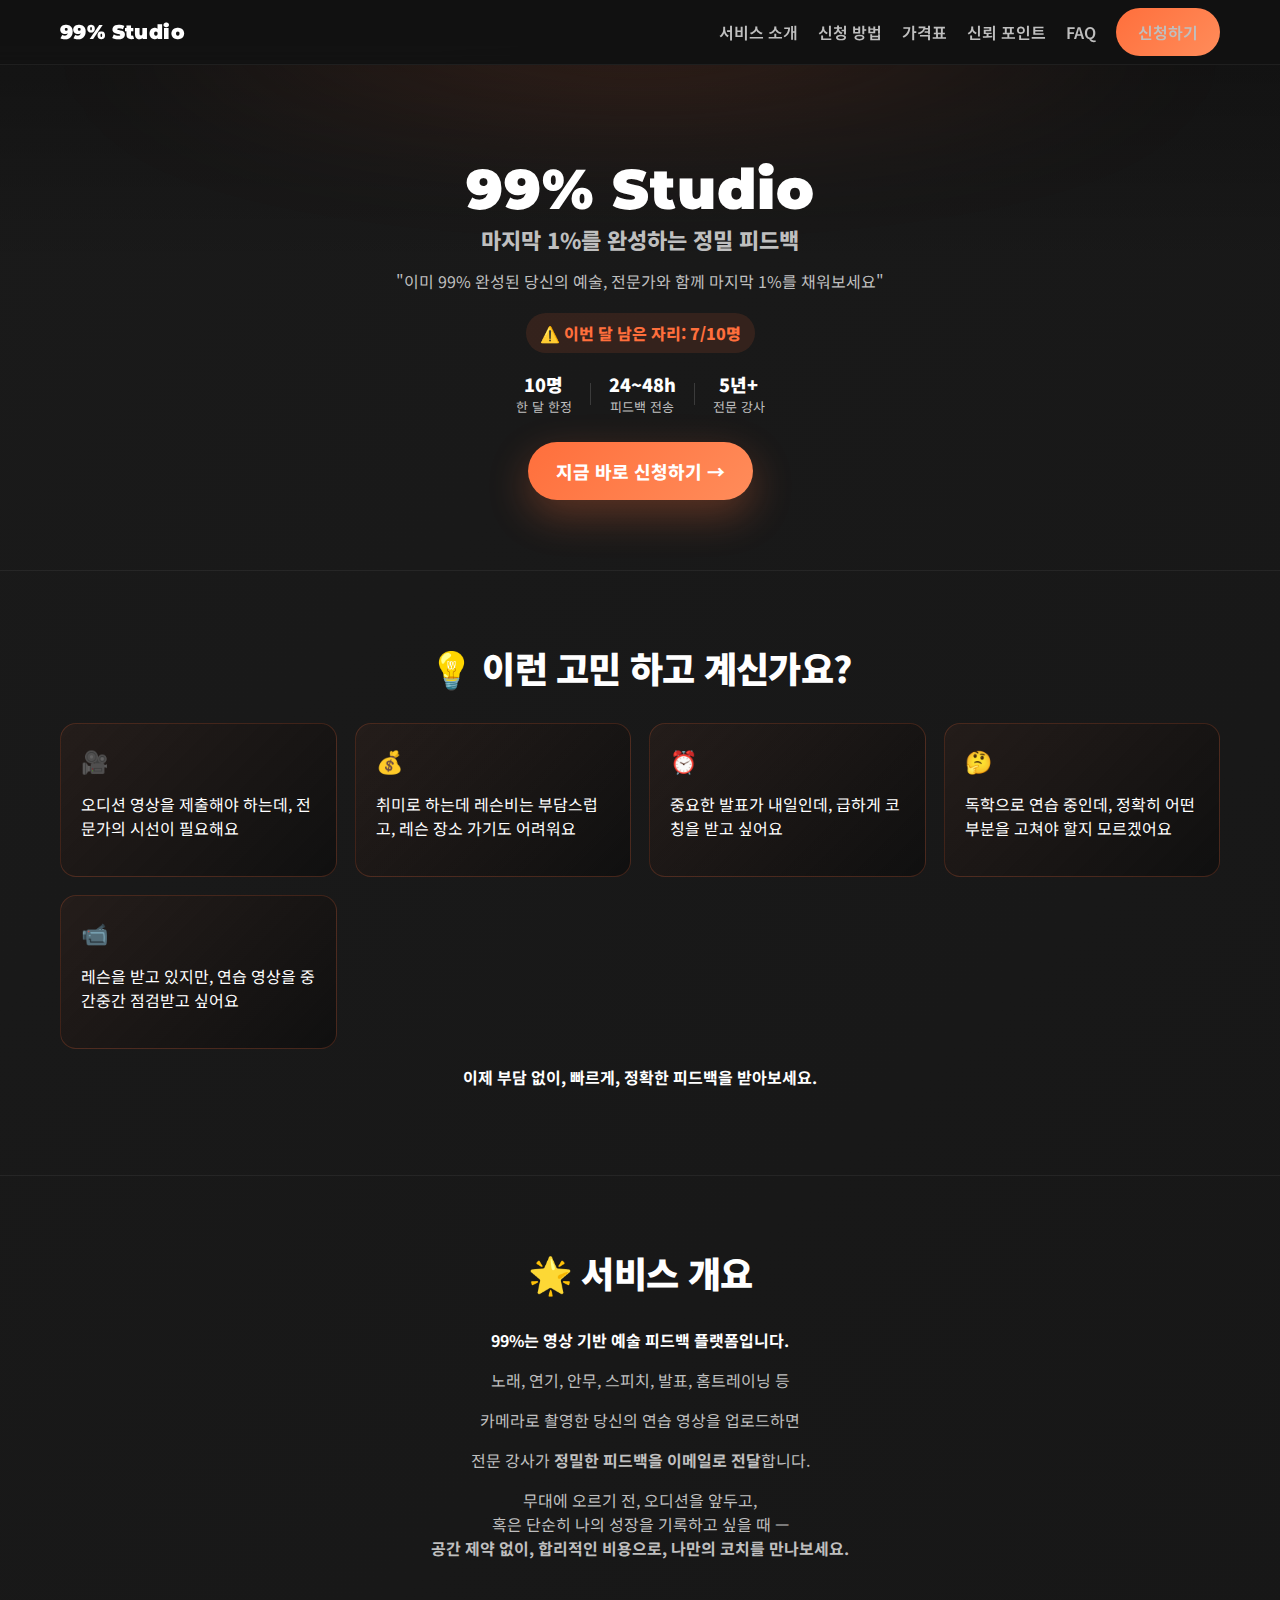
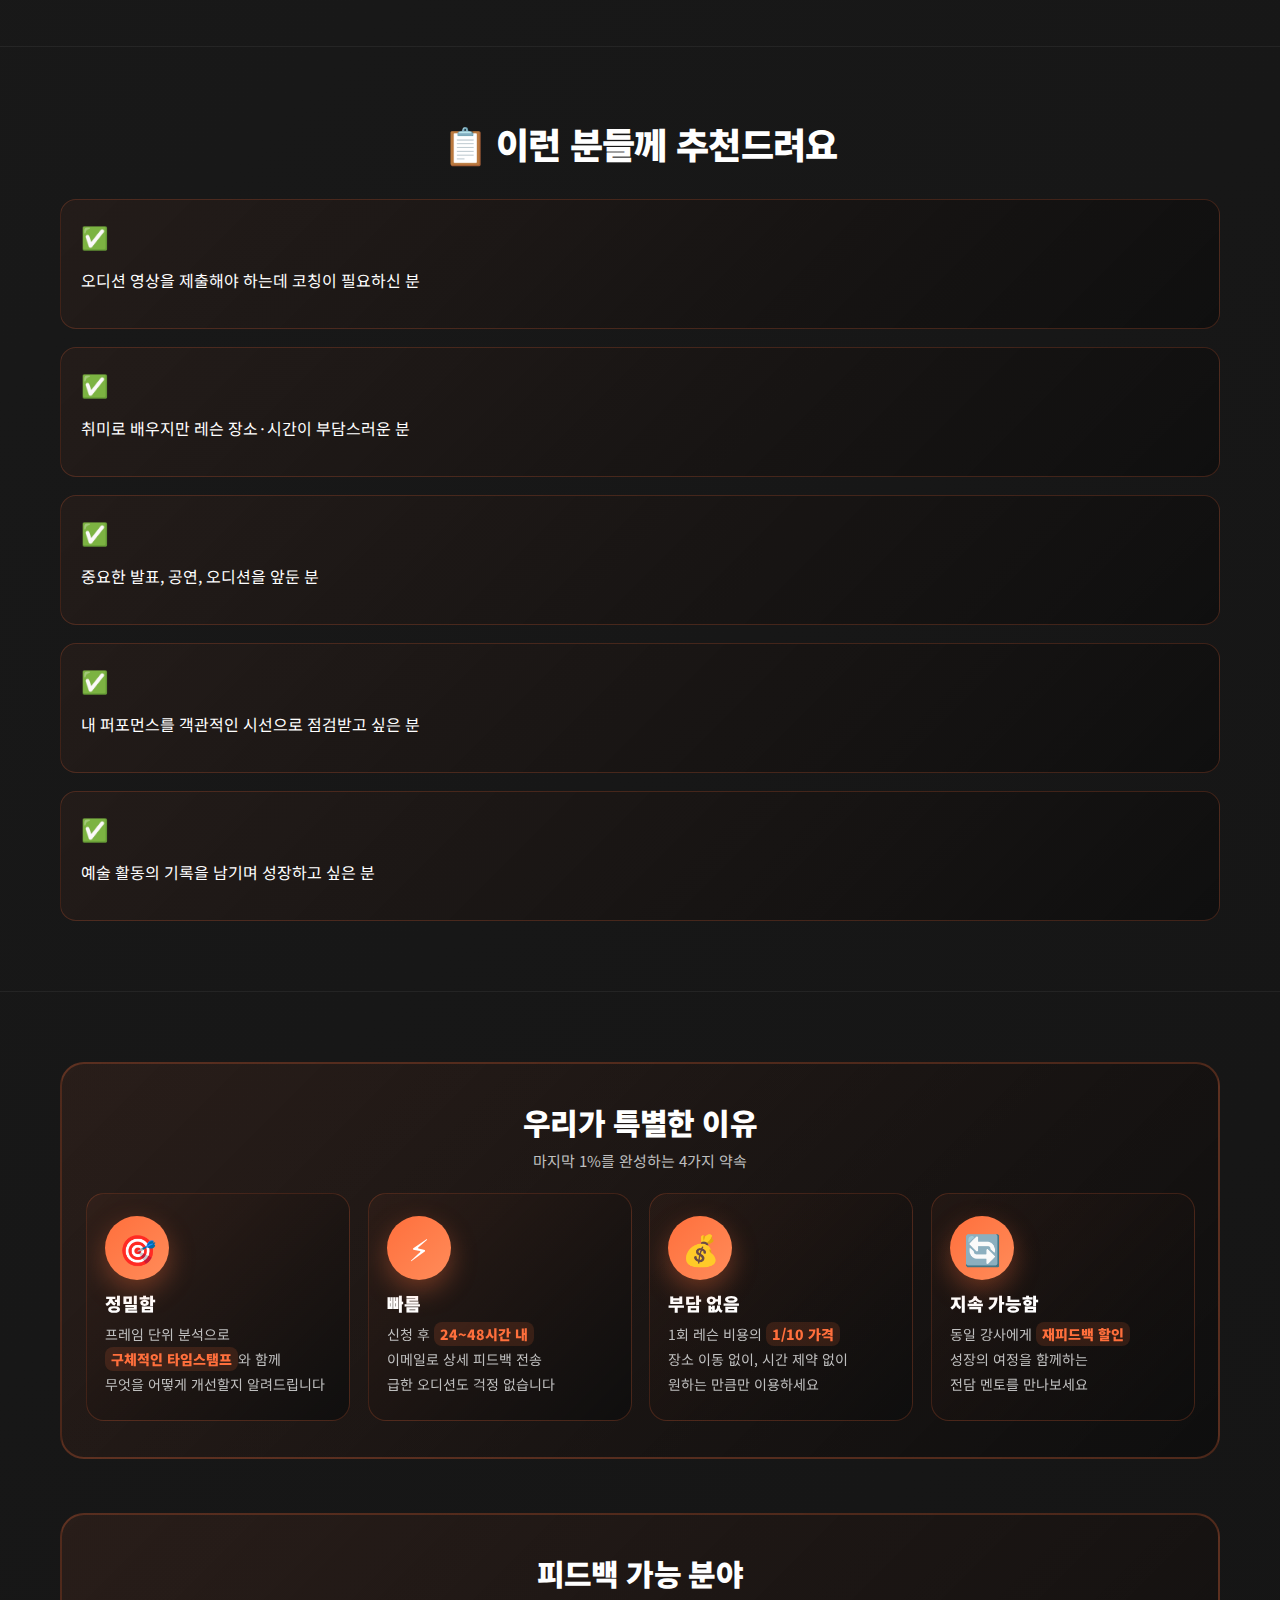
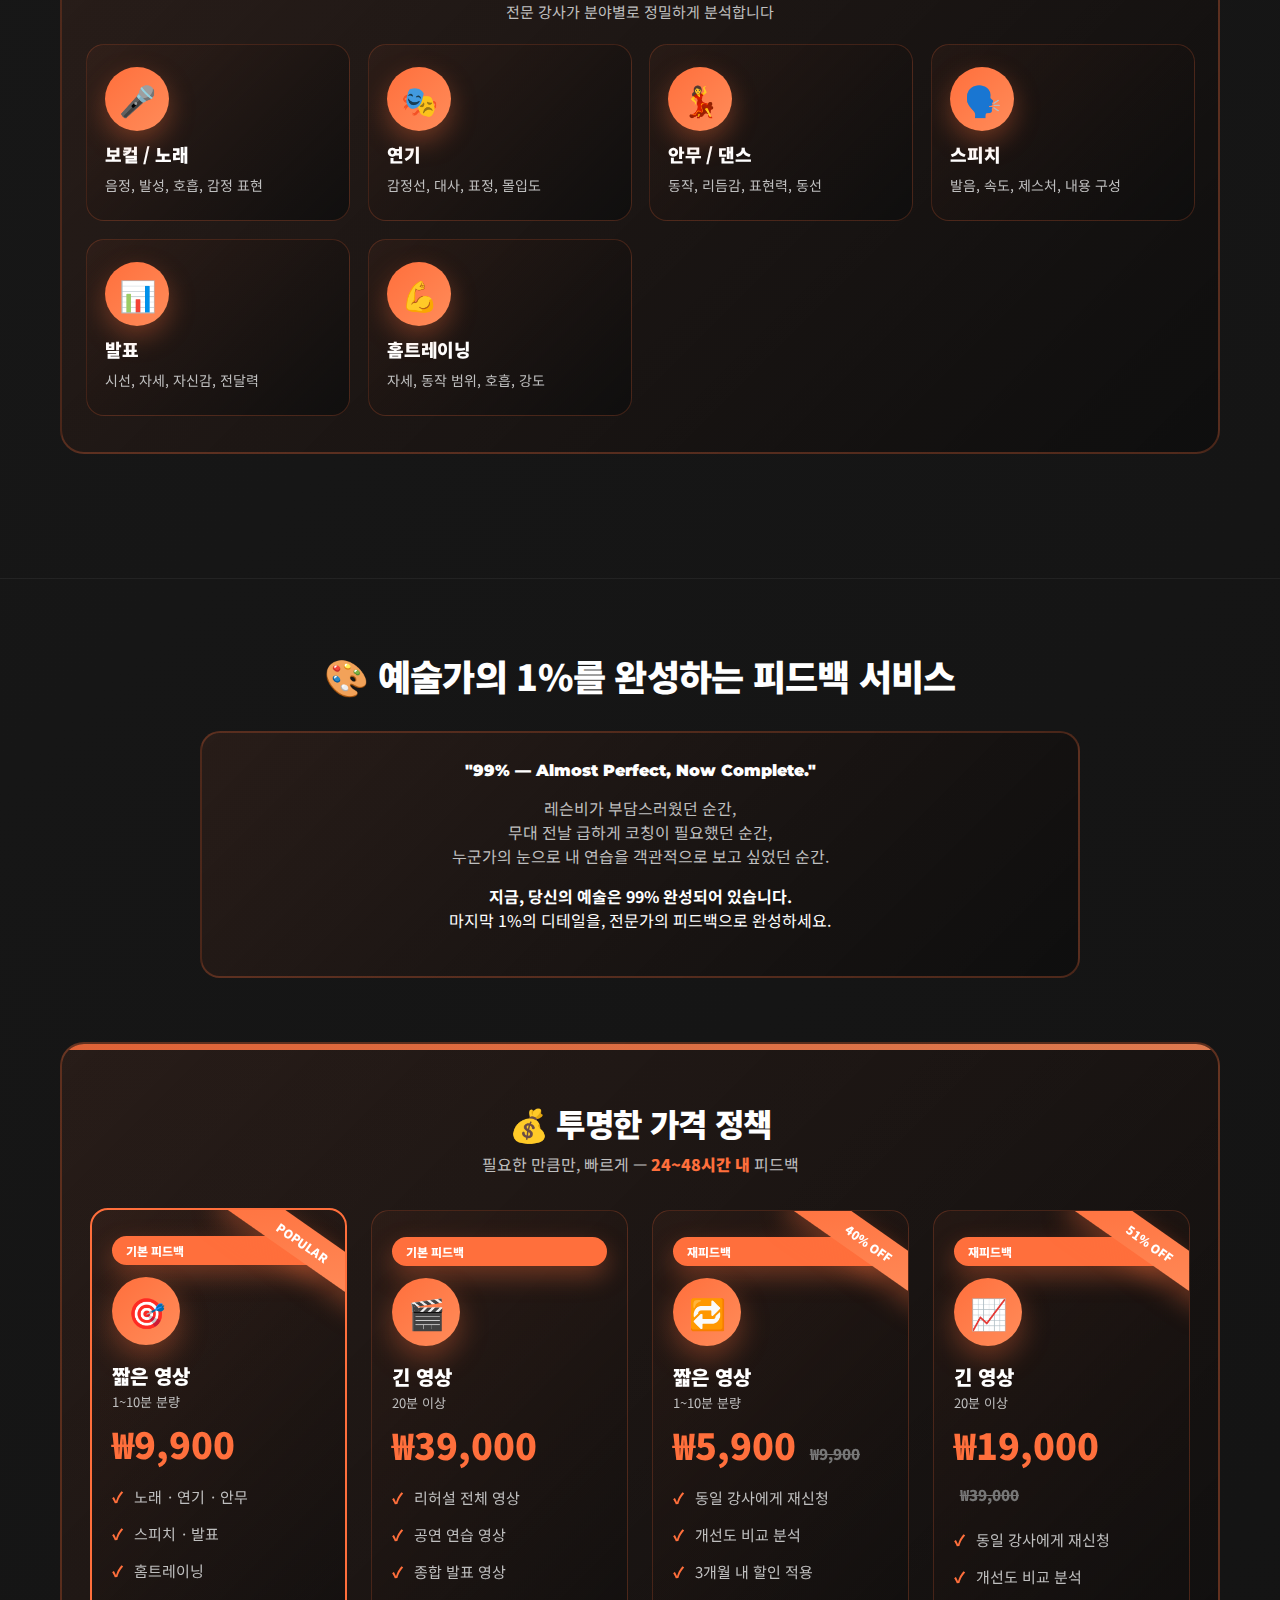
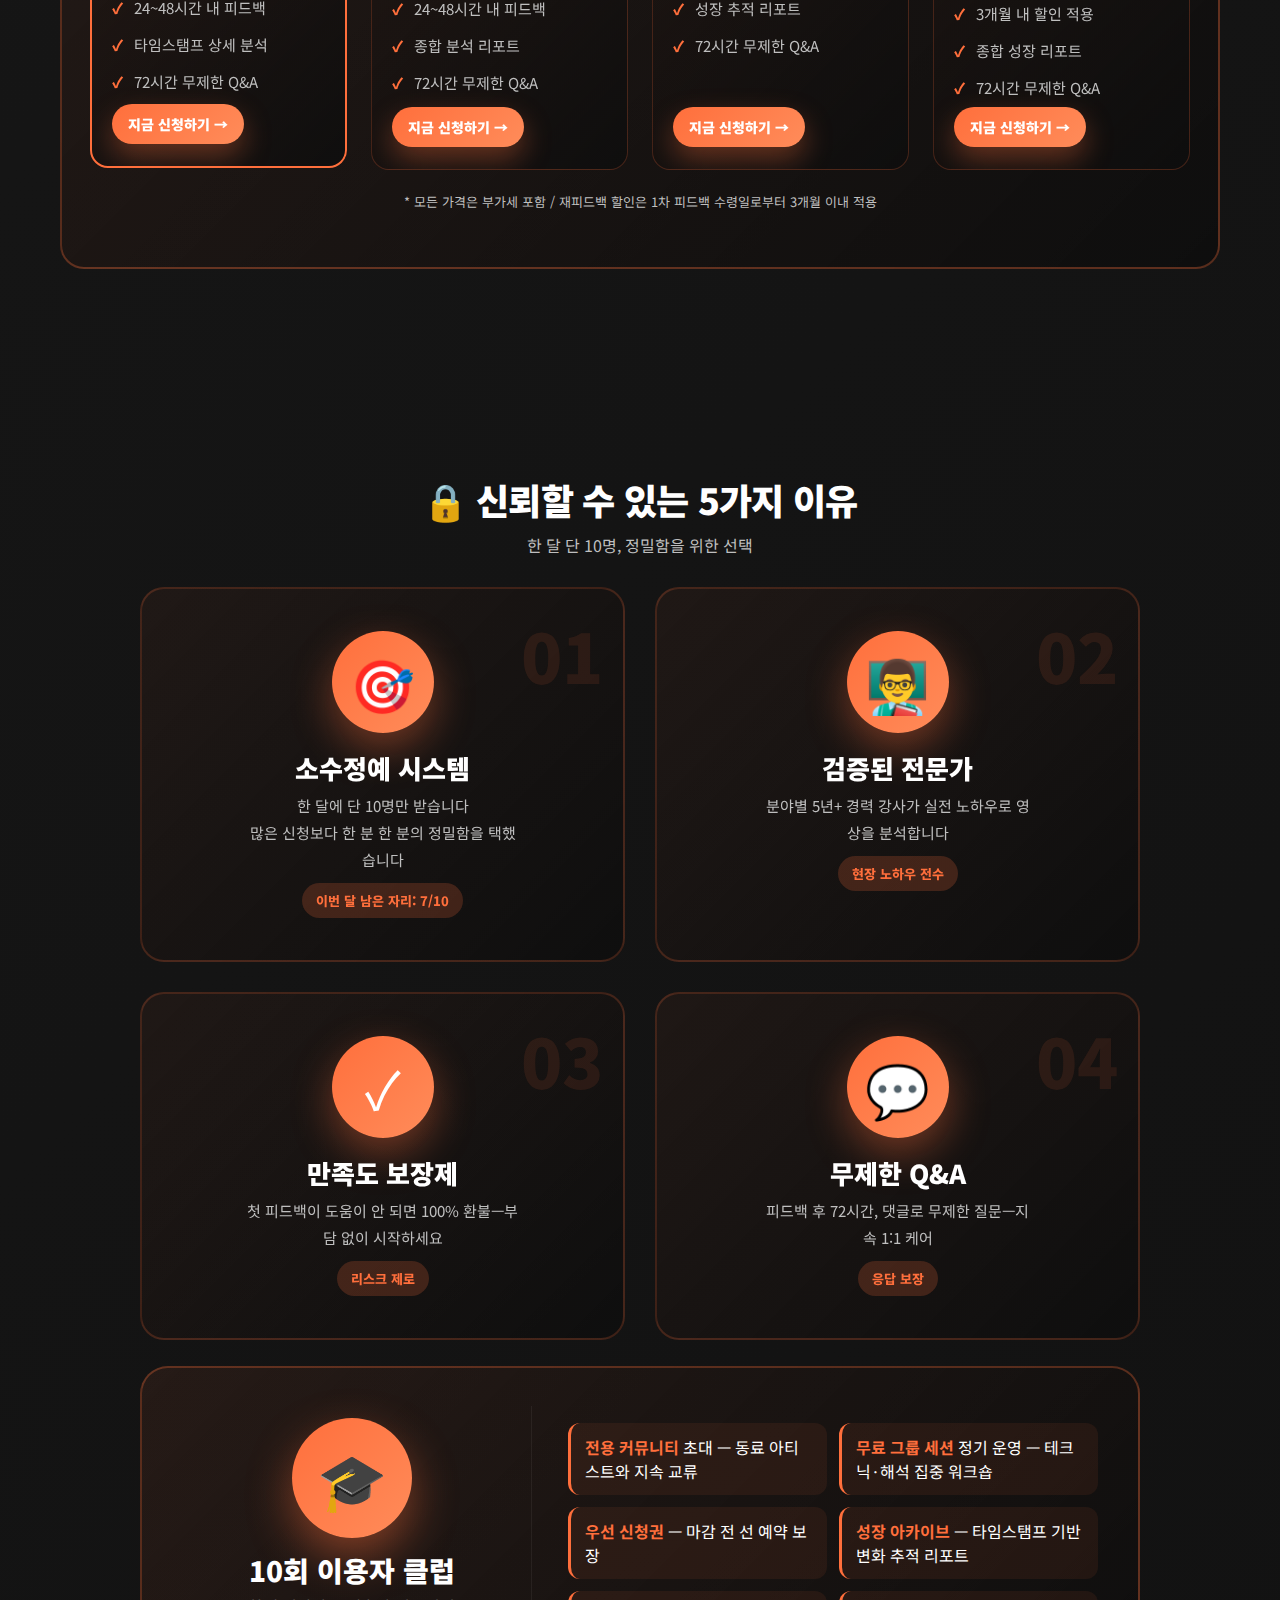
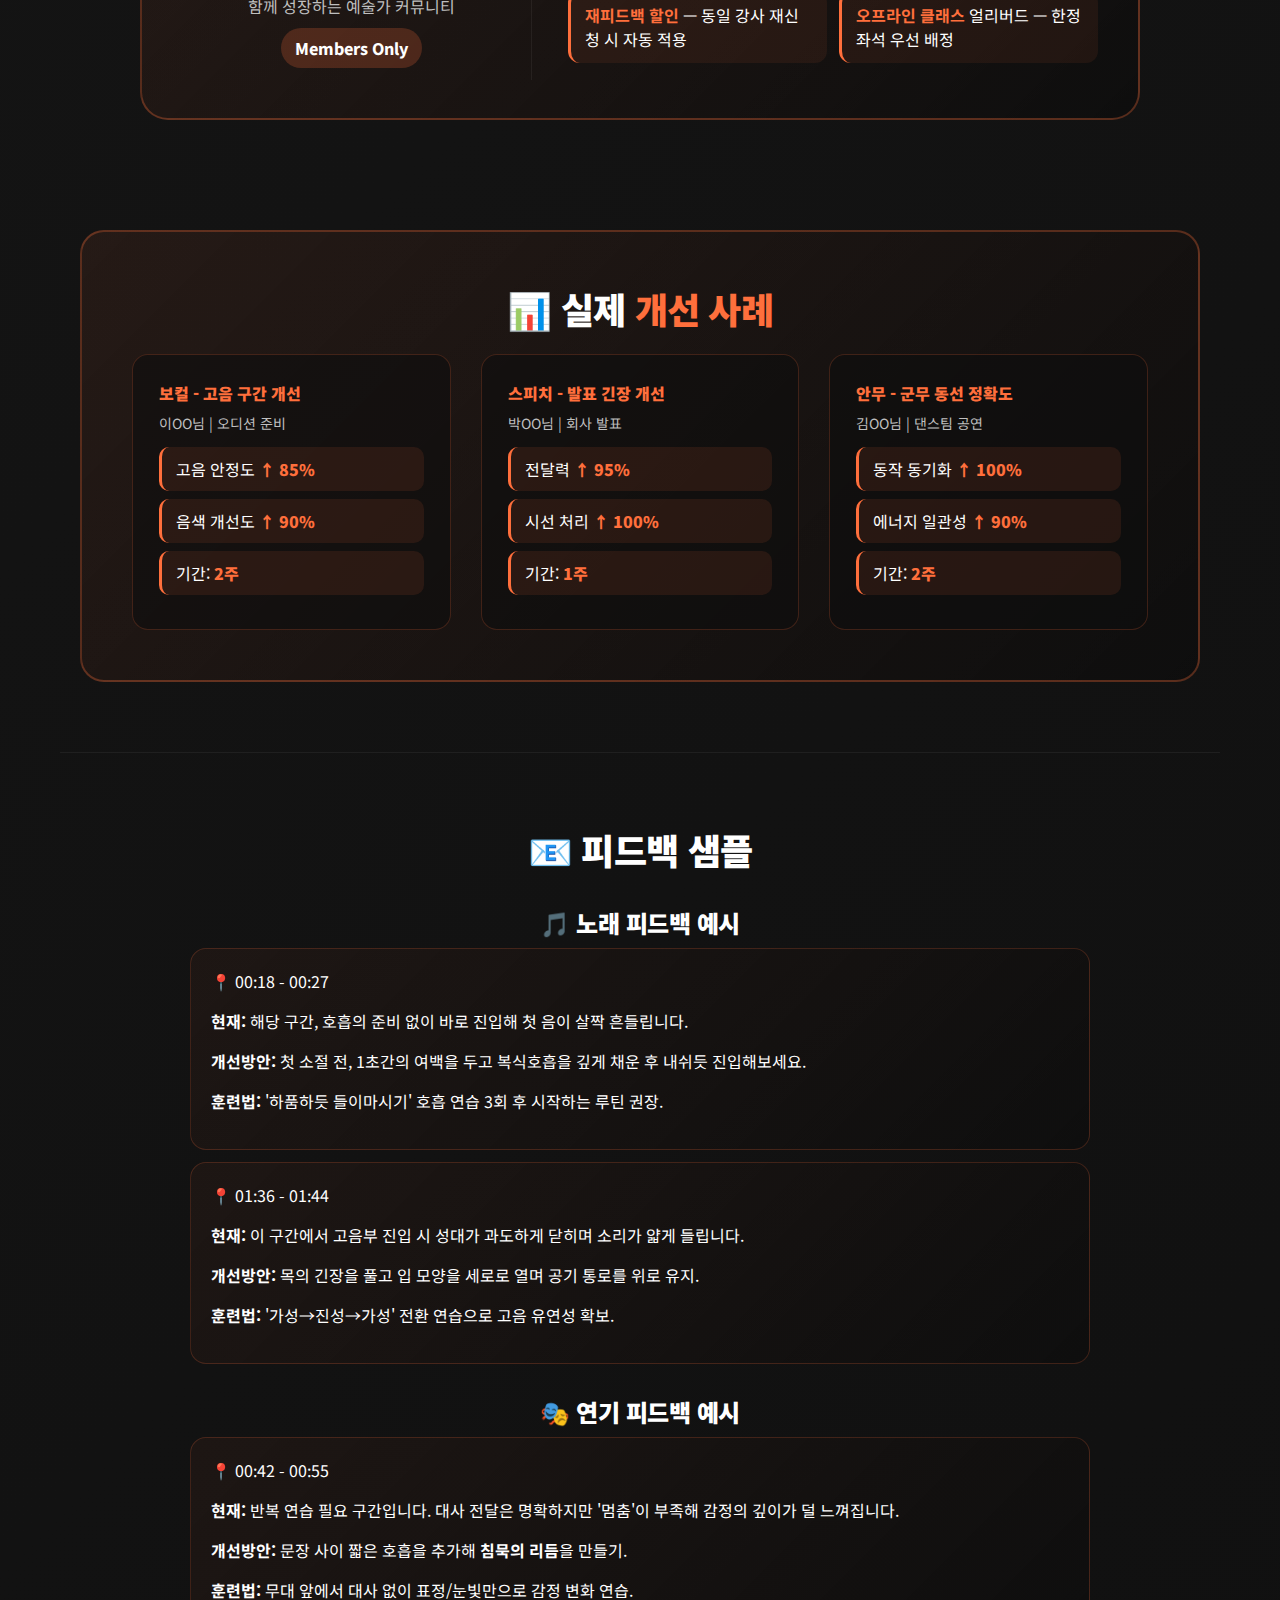
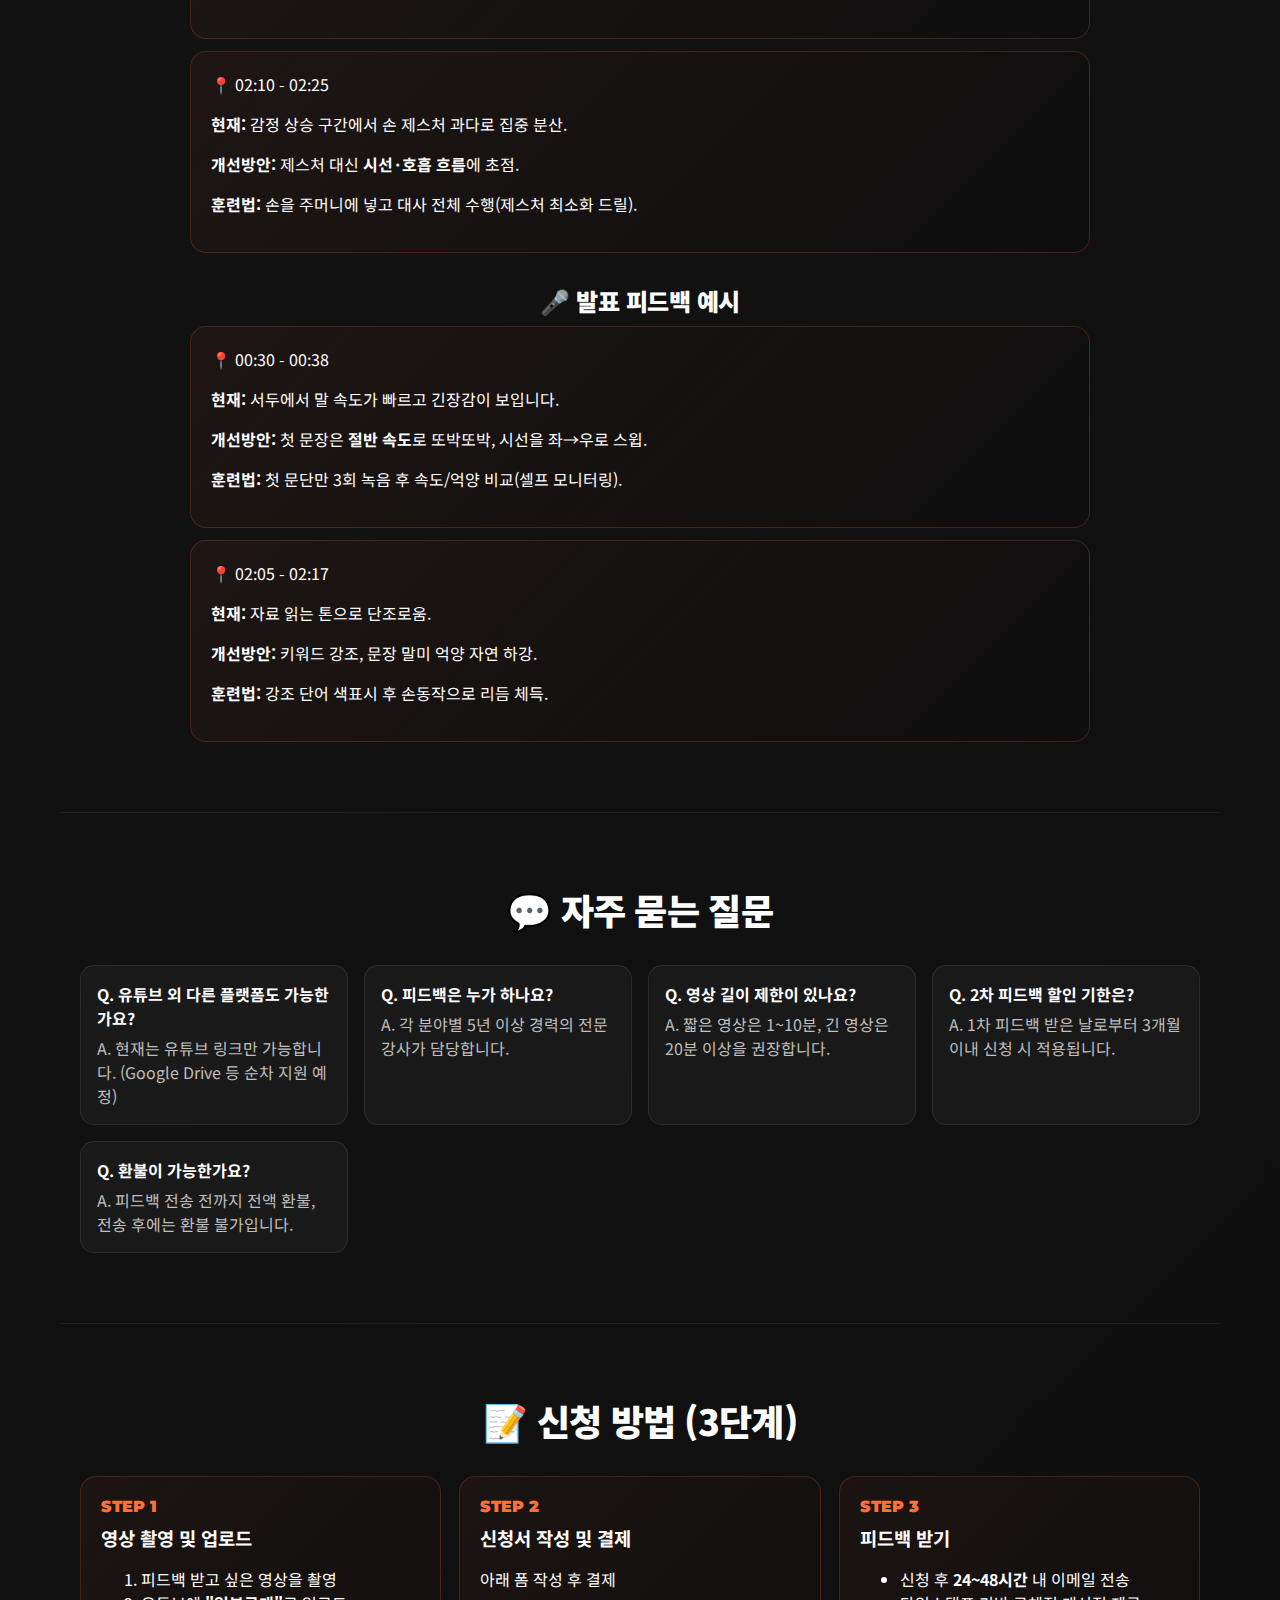
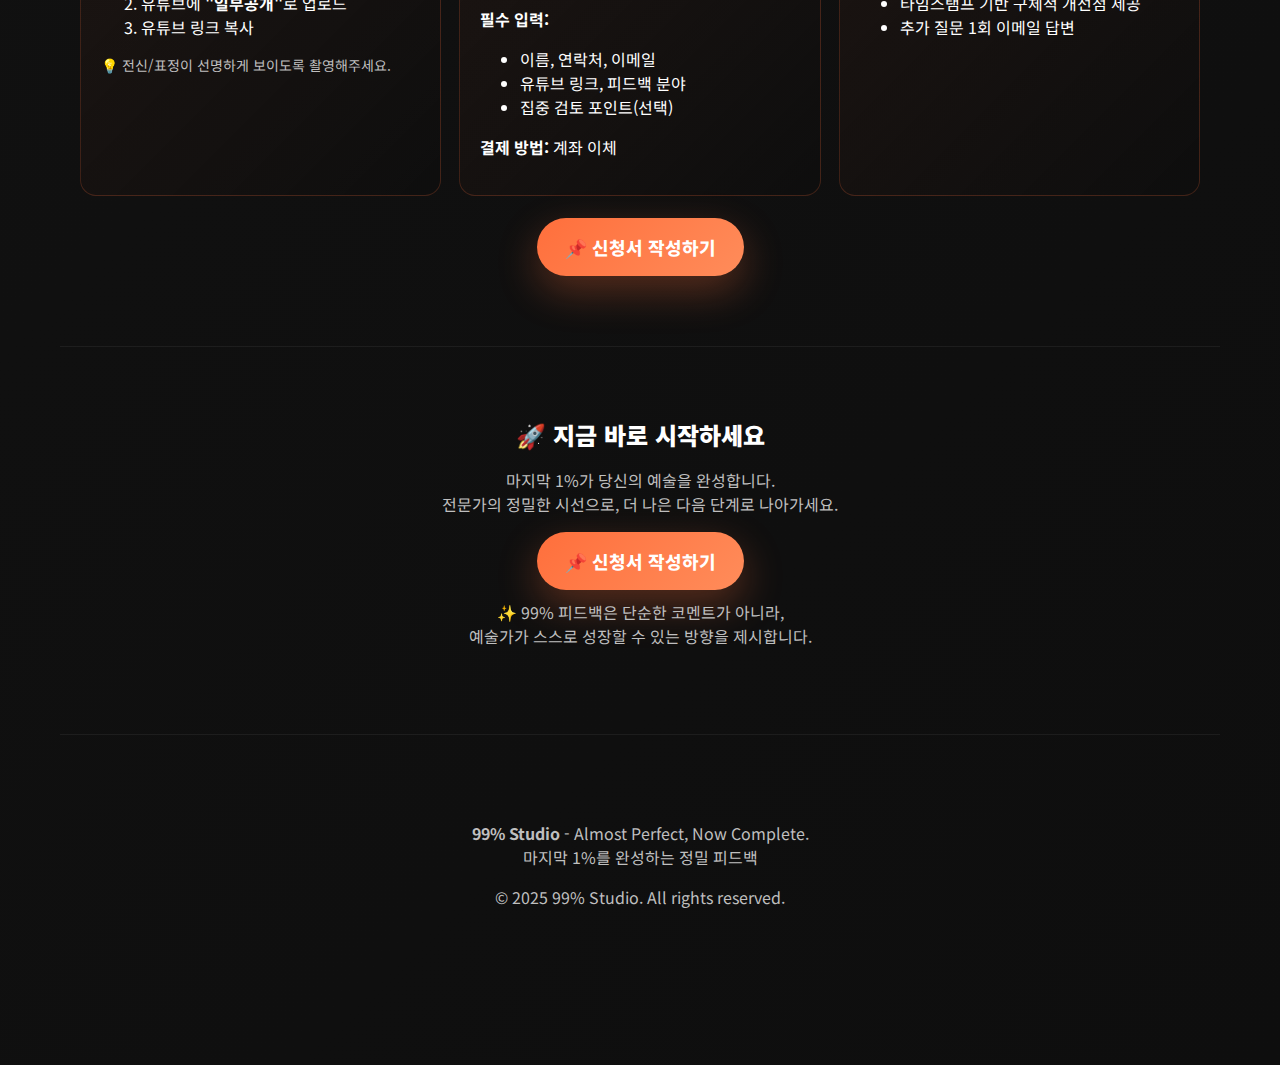
<file: index.html>
<!DOCTYPE html>
<html lang="ko">
<head>
  <meta charset="UTF-8" />
  <meta name="viewport" content="width=device-width, initial-scale=1.0"/>
  <title>99% Studio - 마지막 1%를 완성하는 정밀 피드백</title>
  <link rel="preconnect" href="https://fonts.googleapis.com">
  <link rel="preconnect" href="https://fonts.gstatic.com" crossorigin>
  <link href="https://fonts.googleapis.com/css2?family=Noto+Sans+KR:wght@300;400;500;700;900&family=Montserrat:wght@700;900&display=swap" rel="stylesheet">

  <style>
    /* ========= Design Tokens ========= */
    :root{
      --brand:#FF6F3C; --brand-2:#ff8c5a;
      --bg-0:#0E0E0E; --bg-1:#1a1a1a;
      --text-0:#fff; --text-1:#BFBFBF; --text-2:#8A8A8A;
      --card-bg:rgba(14,14,14,.6);
      --glass-1:rgba(255,111,60,.08); --glass-2:rgba(255,111,60,.1);
      --radius-xl:24px; --radius-lg:16px;
      --shadow-1:0 15px 40px rgba(255,111,60,.3);
      --shadow-2:0 20px 60px rgba(255,111,60,.3);
      --container:1200px;
    }
    *{box-sizing:border-box}
    html,body{margin:0;padding:0}
    body{
      font-family:'Noto Sans KR', -apple-system, BlinkMacSystemFont, system-ui, sans-serif;
      color:var(--text-0);
      background:linear-gradient(135deg,var(--bg-1) 0%,var(--bg-0) 100%);
    }
    a{color:inherit;text-decoration:none}
    .container{max-width:var(--container);padding:0 20px;margin:0 auto}
    .section-title{
      text-align:center;font-weight:900;letter-spacing:-.02em;
      font-size:clamp(22px,3.2vw,36px);margin:0 auto 30px
    }
    .cta-button, .cta-button-large{
      display:inline-block;background:linear-gradient(135deg,var(--brand) 0%,var(--brand-2) 100%);
      color:#fff;border:none;border-radius:999px;padding:12px 22px;font-weight:800
    }
    .cta-button-large{padding:16px 28px;font-size:18px;box-shadow:var(--shadow-1)}
    .cta-button-large:hover{transform:translateY(-2px);box-shadow:var(--shadow-2)}
    @media (prefers-reduced-motion:reduce){
      .cta-button-large{transition:none!important}
      .hover-raise{transform:none!important}
    }

    /* ========= Navbar ========= */
    .navbar{
      position:sticky;top:0;z-index:50;
      background:rgba(14,14,14,.7);backdrop-filter:blur(8px);border-bottom:1px solid rgba(255,255,255,.06)
    }
    .navbar .container{display:flex;align-items:center;justify-content:space-between;height:64px}
    .logo{font-family:'Montserrat', sans-serif;font-weight:900;font-size:20px;letter-spacing:.4px}
    .nav-links{display:flex;gap:20px;list-style:none;margin:0;padding:0;align-items:center}
    .nav-links a{color:var(--text-1);font-weight:600}
    .nav-links a:hover{color:#fff}
    .mobile-menu-toggle{display:none;flex-direction:column;gap:4px;cursor:pointer}
    .mobile-menu-toggle span{display:block;width:24px;height:2px;background:#fff;border-radius:2px}
    @media (max-width:900px){
      .nav-links{position:fixed;inset:64px 0 auto 0;background:rgba(14,14,14,.95);
        flex-direction:column;gap:16px;padding:20px;border-bottom:1px solid rgba(255,255,255,.06);transform:translateY(-120%);transition:.3s}
      .nav-links.open{transform:translateY(0)}
      .mobile-menu-toggle{display:flex}
    }

    /* ========= Hero ========= */
    .hero{position:relative;isolation:isolate;padding:90px 0 70px;overflow:hidden}
    .hero::before{
      content:"";position:absolute;inset:-30% -10% auto -10%;height:60%;
      background:radial-gradient(60% 60% at 50% 40%, rgba(255,111,60,.25), transparent 60%);
      filter:blur(60px);z-index:-1
    }
    .hero-overlay{position:absolute;inset:0;background:linear-gradient(180deg,rgba(0,0,0,.25),transparent 40%);z-index:-1}
    .hero-title{margin:0 0 14px;text-align:center}
    .title-main{
      display:block;font-family:'Montserrat',sans-serif;font-weight:900;
      font-size:clamp(28px,6vw,56px);letter-spacing:1px
    }
    .title-sub{display:block;font-weight:800;font-size:clamp(16px,3.2vw,22px);color:var(--text-1)}
    .hero-description{text-align:center;color:var(--text-1);margin:12px 0 20px}
    .availability-badge{
      width:fit-content;margin:0 auto 16px;background:rgba(255,111,60,.12);color:var(--brand);
      padding:8px 14px;border-radius:999px;font-weight:800
    }
    .hero-stats{display:flex;align-items:center;justify-content:center;gap:18px;margin:18px 0 26px}
    .stat-item{text-align:center}
    .stat-number{font-weight:900;font-size:18px}
    .stat-label{display:block;color:var(--text-1);font-size:13px}
    .stat-divider{width:1px;height:22px;background:rgba(255,255,255,.15)}

    /* ========= Cards (problem/audience/common) ========= */
    .problems,.about,.target-audience,.gallery,.process,.pricing,.feedback-samples,.faq,.how-to-apply,.final-cta, footer{
      padding:70px 0;border-top:1px solid rgba(255,255,255,.06)
    }
    .problems-grid,.audience-grid,.steps-grid,.gallery-grid{display:grid;gap:18px}
    .problems-grid{grid-template-columns:repeat(auto-fit,minmax(220px,1fr))}
    .problem-card,.audience-card,.step-card{
      background:linear-gradient(135deg, rgba(255,111,60,.05) 0%, rgba(14,14,14,.8) 100%);
      border:1px solid rgba(255,111,60,.2);border-radius:16px;padding:20px
    }
    .problem-icon,.check-icon{font-size:22px;margin-bottom:8px}
    .gallery-grid{grid-template-columns:repeat(auto-fit,minmax(260px,1fr))}
    .gallery-img,.process-img,.pricing-img{width:100%;border-radius:12px;border:1px solid rgba(255,255,255,.08)}
    .quote-box{
      max-width:880px;margin:0 auto;background:linear-gradient(135deg,var(--glass-1), rgba(14,14,14,.9));
      border:2px solid rgba(255,111,60,.25);border-radius:20px;padding:28px;text-align:center
    }
    .quote-main{font-family:'Montserrat',sans-serif;font-weight:900;margin:0 0 8px}
    .quote-text{color:var(--text-1)}
    .quote-highlight{margin-top:10px}

    /* ========= TRUST (신뢰할 수 있는 5가지 이유) ========= */
    #trust{padding:70px 0}
    .trust-wrap{max-width:1400px;margin:0 auto}
    .trust-grid-3,.trust-grid-2{display:grid;gap:30px}
    .trust-grid-3{grid-template-columns:repeat(auto-fit,minmax(260px,1fr));margin-bottom:60px}
    .trust-grid-2{grid-template-columns:repeat(auto-fit,minmax(320px,1fr));max-width:950px;margin:0 auto 10px}
    .trust-card{
      position:relative;overflow:hidden;border-radius:var(--radius-xl);
      background:linear-gradient(135deg, rgba(255,111,60,.05) 0%, rgba(14,14,14,.85) 100%);
      border:2px solid rgba(255,111,60,.2);padding:44px 30px;text-align:center;
      transition:transform .4s cubic-bezier(.4,0,.2,1), box-shadow .4s ease, border-color .3s ease
    }
    .trust-card::before{content:'';position:absolute;inset:0 0 auto 0;height:5px;opacity:0;
      background:linear-gradient(90deg,var(--brand),var(--brand-2));transition:opacity .4s}
    .trust-card:hover{transform:translateY(-6px);border-color:var(--brand);box-shadow:var(--shadow-2)}
    .trust-card:hover::before{opacity:1}
    .trust-num{position:absolute;top:16px;right:20px;font-weight:900;font-size:68px;color:rgba(255,111,60,.1)}
    .trust-ico{
      width:102px;height:102px;margin:0 auto 18px;border-radius:999px;
      background:linear-gradient(135deg,var(--brand),var(--brand-2));
      display:flex;align-items:center;justify-content:center;box-shadow:0 15px 40px rgba(255,111,60,.4);
      transition:transform .4s, box-shadow .4s
    }
    .trust-card:hover .trust-ico{transform:scale(1.06) rotate(4deg); box-shadow:0 20px 50px rgba(255,111,60,.6)}
    .trust-title{font-weight:900;font-size:clamp(18px,2.4vw,26px);margin:10px 0 8px}
    .trust-desc{color:var(--text-1);font-size:15px;line-height:1.8;max-width:34ch;margin:0 auto 12px}
    .trust-badge{
      display:inline-block;background:rgba(255,111,60,.2);color:var(--brand);
      padding:8px 14px;border-radius:999px;font-weight:800;font-size:13px
    }
    .trust-new{
      position:absolute;top:16px;left:16px;background:linear-gradient(135deg,var(--brand),var(--brand-2));
      color:#fff;padding:7px 12px;border-radius:16px;font-size:12px;font-weight:800
    }
    .sr-only{position:absolute;width:1px;height:1px;margin:-1px;overflow:hidden;clip:rect(0,0,0,0);white-space:nowrap;border:0}
    @media (prefers-reduced-motion:reduce){
      .trust-card,.trust-ico{transition:none!important}
      .trust-card:hover{transform:none!important}
    }

    /* ========= Before/After ========= */
    .ba-section{
      max-width:1400px;margin:0 auto;background:linear-gradient(135deg,var(--glass-1), rgba(14,14,14,.9));
      border:2px solid rgba(255,111,60,.3);border-radius:var(--radius-xl);padding:50px
    }
    .ba-grid{display:grid;gap:30px;grid-template-columns:repeat(auto-fit,minmax(280px,1fr))}
    .ba-card{background:var(--card-bg);border:1px solid rgba(255,111,60,.2);border-radius:16px;padding:26px;transition:.3s}
    .ba-card:hover{transform:translateY(-3px);border-color:var(--brand)}
    .ba-title{color:var(--brand);font-weight:900;margin:0 0 8px}
    .ba-name{color:var(--text-1);font-size:14px;margin:0 0 14px}
    .ba-item{background:var(--glass-2);border-left:3px solid var(--brand);border-radius:10px;padding:10px 14px;margin:8px 0;color:#fff}
    .ba-val{color:var(--brand);font-weight:900}

    /* ========= FAQ ========= */
    .faq-grid{display:grid;gap:16px;grid-template-columns:repeat(auto-fit,minmax(260px,1fr))}
    .faq-item{background:rgba(255,255,255,.04);border:1px solid rgba(255,255,255,.08);border-radius:14px;padding:16px}
    .faq-question{margin:0 0 6px}
    .faq-answer{margin:0;color:var(--text-1)}

    /* ========= Steps ========= */
    .steps-grid{grid-template-columns:repeat(auto-fit,minmax(260px,1fr))}
    .step-number{font-family:'Montserrat',sans-serif;font-weight:900;color:var(--brand);margin-bottom:8px}
    .step-title{margin:0 0 8px}
    .step-tip{color:var(--text-1);font-size:14px}

    /* ========= Footer/CTA ========= */
    .final-cta{text-align:center}
    .cta-title{font-weight:900;margin:0 0 10px}
    .cta-description{color:var(--text-1)}
    footer{color:var(--text-1);text-align:center}

  </style>
</head>
<body>

  <!-- 네비게이션 -->
  <nav class="navbar" aria-label="주요 메뉴">
    <div class="container">
      <div class="logo">99% Studio</div>
      <ul class="nav-links" id="navLinks">
        <li><a href="#about">서비스 소개</a></li>
        <li><a href="#apply">신청 방법</a></li>
        <li><a href="#pricing">가격표</a></li>
        <li><a href="#trust">신뢰 포인트</a></li>
        <li><a href="#faq">FAQ</a></li>
        <li><a href="https://forms.gle/cFBANMdDdd8JEiyW9" class="cta-button" target="_blank" rel="noopener">신청하기</a></li>
      </ul>
      <button class="mobile-menu-toggle" aria-controls="navLinks" aria-expanded="false" id="menuBtn">
        <span></span><span></span><span></span>
        <span class="sr-only">모바일 메뉴 토글</span>
      </button>
    </div>
  </nav>

  <!-- 히어로 섹션 -->
  <section class="hero">
    <div class="hero-overlay"></div>
    <div class="container">
      <div class="hero-content" style="text-align:center">
        <h1 class="hero-title">
          <span class="title-main">99% Studio</span>
          <span class="title-sub">마지막 1%를 완성하는 정밀 피드백</span>
        </h1>
        <p class="hero-description">"이미 99% 완성된 당신의 예술, 전문가와 함께 마지막 1%를 채워보세요"</p>
        <div class="availability-badge" aria-live="polite">
  ⚠️ 이번 달 남은 자리:
  <strong>
    <span class="count" data-target="7">0</span>/10명
  </strong>
</div>
        <div class="hero-stats">
          <div class="stat-item"><span class="stat-number">10명</span><span class="stat-label">한 달 한정</span></div>
          <div class="stat-divider"></div>
          <div class="stat-item"><span class="stat-number">24~48h</span><span class="stat-label">피드백 전송</span></div>
          <div class="stat-divider"></div>
          <div class="stat-item"><span class="stat-number">5년+</span><span class="stat-label">전문 강사</span></div>
        </div>
        <a href="https://forms.gle/cFBANMdDdd8JEiyW9" class="cta-button-large" target="_blank" rel="noopener">지금 바로 신청하기 →</a>
      </div>
    </div>
  </section>

  <!-- 문제 정의 섹션 -->
  <section class="problems" id="problems">
    <div class="container">
      <h2 class="section-title">💡 이런 고민 하고 계신가요?</h2>
      <div class="problems-grid">
        <div class="problem-card"><div class="problem-icon">🎥</div><p>오디션 영상을 제출해야 하는데, 전문가의 시선이 필요해요</p></div>
        <div class="problem-card"><div class="problem-icon">💰</div><p>취미로 하는데 레슨비는 부담스럽고, 레슨 장소 가기도 어려워요</p></div>
        <div class="problem-card"><div class="problem-icon">⏰</div><p>중요한 발표가 내일인데, 급하게 코칭을 받고 싶어요</p></div>
        <div class="problem-card"><div class="problem-icon">🤔</div><p>독학으로 연습 중인데, 정확히 어떤 부분을 고쳐야 할지 모르겠어요</p></div>
        <div class="problem-card"><div class="problem-icon">📹</div><p>레슨을 받고 있지만, 연습 영상을 중간중간 점검받고 싶어요</p></div>
      </div>
      <p class="problems-solution" style="text-align:center;margin-top:16px"><strong>이제 부담 없이, 빠르게, 정확한 피드백을 받아보세요.</strong></p>
    </div>
  </section>

  <!-- 서비스 소개 -->
  <section id="about" class="about">
    <div class="container">
      <h2 class="section-title">🌟 서비스 개요</h2>
      <div class="about-content">
        <div class="about-text" style="max-width:760px;margin:0 auto;text-align:center;color:var(--text-1)">
          <p class="about-main" style="color:#fff"><strong>99%는 영상 기반 예술 피드백 플랫폼입니다.</strong></p>
          <p>노래, 연기, 안무, 스피치, 발표, 홈트레이닝 등</p>
          <p>카메라로 촬영한 당신의 연습 영상을 업로드하면</p>
          <p>전문 강사가 <strong>정밀한 피드백을 이메일로 전달</strong>합니다.</p>
          <p class="about-closing" style="margin-top:8px">
            무대에 오르기 전, 오디션을 앞두고,<br/>
            혹은 단순히 나의 성장을 기록하고 싶을 때 —<br/>
            <strong>공간 제약 없이, 합리적인 비용으로, 나만의 코치를 만나보세요.</strong>
          </p>
        </div>
      </div>
    </div>
  </section>

  <!-- 추천 대상 -->
  <section class="target-audience">
    <div class="container">
      <h2 class="section-title">📋 이런 분들께 추천드려요</h2>
      <div class="audience-grid">
        <div class="audience-card"><div class="check-icon">✅</div><p>오디션 영상을 제출해야 하는데 코칭이 필요하신 분</p></div>
        <div class="audience-card"><div class="check-icon">✅</div><p>취미로 배우지만 레슨 장소·시간이 부담스러운 분</p></div>
        <div class="audience-card"><div class="check-icon">✅</div><p>중요한 발표, 공연, 오디션을 앞둔 분</p></div>
        <div class="audience-card"><div class="check-icon">✅</div><p>내 퍼포먼스를 객관적인 시선으로 점검받고 싶은 분</p></div>
        <div class="audience-card"><div class="check-icon">✅</div><p>예술 활동의 기록을 남기며 성장하고 싶은 분</p></div>
      </div>
    </div>
  </section>

 <!-- 인포그래픽 섹션 (갤러리 대체) + 마이크로 인터랙션 -->
<section id="gallery" class="gallery">
  <style>
    /* 스코프: 이 섹션 내부에서만 적용 */
    #gallery .infographic {
      max-width: 1200px;
      margin: 0 auto 54px;
      background: linear-gradient(135deg, var(--glass-1, rgba(255,111,60,.08)) 0%, rgba(14,14,14,.9) 100%);
      border: 2px solid rgba(255,111,60,.25);
      border-radius: 24px;
      padding: 36px 24px;
    }
    #gallery .title {
      text-align: center;
      font-weight: 900;
      font-size: clamp(20px,3vw,30px);
      margin: 0 0 6px;
      letter-spacing: -0.02em;
    }
    #gallery .subtitle {
      text-align: center;
      color: var(--text-1, #BFBFBF);
      margin: 0 0 22px;
      font-size: 15px;
    }

    /* 그리드 공통 */
    #gallery .values-grid,
    #gallery .categories-grid {
      display: grid;
      gap: 18px;
      grid-template-columns: repeat(auto-fit, minmax(230px, 1fr));
    }

    /* 카드 공통 */
    #gallery .value-card,
    #gallery .category-card {
      position: relative; overflow: hidden; border-radius: 18px;
      background: linear-gradient(135deg, rgba(255,111,60,.05) 0%, rgba(14,14,14,.85) 100%);
      border: 1px solid rgba(255,111,60,.2); padding: 22px 18px;
      transition: transform .35s cubic-bezier(.4,0,.2,1), box-shadow .35s, border-color .25s, filter .35s;
      will-change: transform, box-shadow, filter;
      transform-style: preserve-3d;
    }
    #gallery .value-card::before,
    #gallery .category-card::before {
      content:'';
      position:absolute; inset:0 0 auto 0; height:4px; opacity:0;
      background: linear-gradient(90deg, var(--brand,#FF6F3C), var(--brand-2,#ff8c5a));
      transition: opacity .25s;
    }
    #gallery .value-card:focus-visible,
    #gallery .category-card:focus-visible { outline: 2px solid var(--brand,#FF6F3C); outline-offset: 2px; border-radius: 20px; }

    /* 아이콘/타이틀/텍스트 */
    #gallery .value-icon,
    #gallery .category-icon {
      width: 64px; height: 64px; border-radius: 50%;
      display:flex; align-items:center; justify-content:center;
      margin-bottom: 10px; font-size: 30px;
      background: linear-gradient(135deg, var(--brand,#FF6F3C), var(--brand-2,#ff8c5a));
      box-shadow: 0 10px 26px rgba(255,111,60,.35);
      transition: transform .35s cubic-bezier(.4,0,.2,1), box-shadow .35s;
      will-change: transform, box-shadow;
      transform-origin: 50% 60%;
    }
    #gallery .value-title,
    #gallery .category-title { margin: 0 0 6px; font-weight: 900; letter-spacing: -0.01em; font-size: 18px; }
    #gallery .value-desc,
    #gallery .category-examples { margin: 0; color: var(--text-1,#BFBFBF); line-height: 1.8; font-size: 14px; }
    #gallery .value-highlight {
      color: var(--brand,#FF6F3C); font-weight: 900;
      background: rgba(255,111,60,.14); padding: 2px 6px; border-radius: 8px;
    }

    /* 마이크로 인터랙션 -------------------------------------------------- */
    @media (hover:hover){
      /* 카드 살짝 들어올림 + 미묘한 3D 틸트 */
      #gallery .value-card:hover,
      #gallery .category-card:hover {
        transform: translateY(-6px) perspective(800px) rotateX(1.2deg);
        border-color: var(--brand,#FF6F3C);
        box-shadow: 0 18px 44px rgba(255,111,60,.25), 0 2px 10px rgba(0,0,0,.35);
        filter: saturate(1.06);
      }
      #gallery .value-card:hover::before,
      #gallery .category-card:hover::before { opacity: 1; }

      /* 아이콘 기울기 + 살짝 커짐 */
      #gallery .value-card:hover .value-icon,
      #gallery .category-card:hover .category-icon {
        transform: translateY(-2px) rotate(-6deg) scale(1.06);
        box-shadow: 0 14px 34px rgba(255,111,60,.45);
      }

      /* 호버 시 텍스트 아주 살짝 위로 */
      #gallery .value-card:hover .value-title,
      #gallery .value-card:hover .value-desc,
      #gallery .category-card:hover .category-title,
      #gallery .category-card:hover .category-examples {
        transform: translateY(-1px);
        transition: transform .3s ease;
      }
    }

    /* 좁은 화면 여백 조정 */
    @media (max-width: 640px){ #gallery .infographic { padding: 26px 16px; } }

    /* 모션 최소화 사용자 설정 지원 */
    @media (prefers-reduced-motion: reduce){
      #gallery .value-card, #gallery .category-card, #gallery .value-icon, #gallery .category-icon { transition: none !important; }
      #gallery .value-card:hover, #gallery .category-card:hover { transform:none !important; filter:none !important; }
    }
  </style>

  <div class="container">
    <!-- 인포그래픽 1: 우리가 특별한 이유 -->
    <div class="infographic" aria-labelledby="why-us-title">
      <h2 id="why-us-title" class="title">우리가 특별한 이유</h2>
      <p class="subtitle">마지막 1%를 완성하는 4가지 약속</p>

      <div class="values-grid" role="list">
        <div class="value-card" role="listitem" aria-labelledby="value-precision" tabindex="0">
          <div class="value-icon" aria-hidden="true">🎯</div>
          <h3 id="value-precision" class="value-title">정밀함</h3>
          <p class="value-desc">
            프레임 단위 분석으로<br>
            <span class="value-highlight">구체적인 타임스탬프</span>와 함께<br>
            무엇을 어떻게 개선할지 알려드립니다
          </p>
        </div>

        <div class="value-card" role="listitem" aria-labelledby="value-speed" tabindex="0">
          <div class="value-icon" aria-hidden="true">⚡</div>
          <h3 id="value-speed" class="value-title">빠름</h3>
          <p class="value-desc">
            신청 후 <span class="value-highlight">24~48시간 내</span><br>
            이메일로 상세 피드백 전송<br>
            급한 오디션도 걱정 없습니다
          </p>
        </div>

        <div class="value-card" role="listitem" aria-labelledby="value-afford" tabindex="0">
          <div class="value-icon" aria-hidden="true">💰</div>
          <h3 id="value-afford" class="value-title">부담 없음</h3>
          <p class="value-desc">
            1회 레슨 비용의 <span class="value-highlight">1/10 가격</span><br>
            장소 이동 없이, 시간 제약 없이<br>
            원하는 만큼만 이용하세요
          </p>
        </div>

        <div class="value-card" role="listitem" aria-labelledby="value-sustain" tabindex="0">
          <div class="value-icon" aria-hidden="true">🔄</div>
          <h3 id="value-sustain" class="value-title">지속 가능함</h3>
          <p class="value-desc">
            동일 강사에게 <span class="value-highlight">재피드백 할인</span><br>
            성장의 여정을 함께하는<br>
            전담 멘토를 만나보세요
          </p>
        </div>
      </div>
    </div>

    <!-- 인포그래픽 2: 피드백 가능 분야 -->
    <div class="infographic" aria-labelledby="fields-title">
      <h2 id="fields-title" class="title">피드백 가능 분야</h2>
      <p class="subtitle">전문 강사가 분야별로 정밀하게 분석합니다</p>

      <div class="categories-grid" role="list">
        <div class="category-card" role="listitem" aria-labelledby="cat-vocal" tabindex="0">
          <div class="category-icon" aria-hidden="true">🎤</div>
          <h3 id="cat-vocal" class="category-title">보컬 / 노래</h3>
          <p class="category-examples">음정, 발성, 호흡, 감정 표현</p>
        </div>

        <div class="category-card" role="listitem" aria-labelledby="cat-acting" tabindex="0">
          <div class="category-icon" aria-hidden="true">🎭</div>
          <h3 id="cat-acting" class="category-title">연기</h3>
          <p class="category-examples">감정선, 대사, 표정, 몰입도</p>
        </div>

        <div class="category-card" role="listitem" aria-labelledby="cat-dance" tabindex="0">
          <div class="category-icon" aria-hidden="true">💃</div>
          <h3 id="cat-dance" class="category-title">안무 / 댄스</h3>
          <p class="category-examples">동작, 리듬감, 표현력, 동선</p>
        </div>

        <div class="category-card" role="listitem" aria-labelledby="cat-speech" tabindex="0">
          <div class="category-icon" aria-hidden="true">🗣️</div>
          <h3 id="cat-speech" class="category-title">스피치</h3>
          <p class="category-examples">발음, 속도, 제스처, 내용 구성</p>
        </div>

        <div class="category-card" role="listitem" aria-labelledby="cat-present" tabindex="0">
          <div class="category-icon" aria-hidden="true">📊</div>
          <h3 id="cat-present" class="category-title">발표</h3>
          <p class="category-examples">시선, 자세, 자신감, 전달력</p>
        </div>

        <div class="category-card" role="listitem" aria-labelledby="cat-homefit" tabindex="0">
          <div class="category-icon" aria-hidden="true">💪</div>
          <h3 id="cat-homefit" class="category-title">홈트레이닝</h3>
          <p class="category-examples">자세, 동작 범위, 호흡, 강도</p>
        </div>
      </div>
    </div>
    </div>
  </section>

  <!-- 가격 및 혜택 -->
  <section id="pricing" class="pricing">
    <div class="container">
      <h2 class="section-title">🎨 예술가의 1%를 완성하는 피드백 서비스</h2>
      <div class="quote-box">
        <p class="quote-main">"99% — Almost Perfect, Now Complete."</p>
        <p class="quote-text">
          레슨비가 부담스러웠던 순간,<br/>
          무대 전날 급하게 코칭이 필요했던 순간,<br/>
          누군가의 눈으로 내 연습을 객관적으로 보고 싶었던 순간.
        </p>
        <p class="quote-highlight">
          <strong>지금, 당신의 예술은 99% 완성되어 있습니다.</strong><br/>
          마지막 1%의 디테일을, 전문가의 피드백으로 완성하세요.
        </p>
      </div>
 <!-- 가격표 섹션 (버튼 라인 균일 정렬 버전) -->
<div class="trust-price-section fancy" id="pricing-inline">
  <style>
    #pricing-inline.trust-price-section.fancy{
      max-width:1200px;margin:64px auto;border-radius:24px;
      background:linear-gradient(135deg, rgba(255,111,60,.08) 0%, rgba(14,14,14,.92) 100%);
      border:2px solid rgba(255,111,60,.3);padding:56px 28px;position:relative;overflow:hidden
    }
    #pricing-inline.trust-price-section.fancy::before{
      content:"";position:absolute;inset:0 0 auto 0;height:6px;opacity:.85;
      background:linear-gradient(90deg,#FF6F3C,#ff8c5a);
    }
    #pricing-inline .head{text-align:center;margin:0 0 34px}
    #pricing-inline .title{font-weight:900;letter-spacing:-.02em;font-size:clamp(22px,3vw,32px);margin:0 0 6px}
    #pricing-inline .subtitle{color:#BFBFBF;margin:0}
    #pricing-inline .subtitle .hi{color:#FF6F3C;font-weight:900}

    /* 그리드: 4장 한 줄 고정 */
    #pricing-inline .price-grid{
      display:grid;gap:24px;
      grid-template-columns:repeat(4,1fr);
    }
    @media (max-width:1100px){
      #pricing-inline .price-grid{
        display:flex;flex-wrap:nowrap;overflow-x:auto;gap:18px;padding-bottom:6px;
        scroll-snap-type:x mandatory;-webkit-overflow-scrolling:touch;
      }
      #pricing-inline .price-card{min-width:280px;scroll-snap-align:start}
      #pricing-inline .price-grid::-webkit-scrollbar{height:8px}
      #pricing-inline .price-grid::-webkit-scrollbar-thumb{background:rgba(255,111,60,.35);border-radius:4px}
      #pricing-inline .price-grid::-webkit-scrollbar-track{background:rgba(255,255,255,.08)}
    }

    /* 카드 기본 */
    #pricing-inline .price-card{
      position:relative;overflow:hidden;border-radius:18px;
      background:linear-gradient(135deg, rgba(255,111,60,.05) 0%, rgba(14,14,14,.85) 100%);
      border:1.5px solid rgba(255,111,60,.22);
      padding:26px 20px 22px;
      display:flex;flex-direction:column;justify-content:space-between;
      transition:transform .35s, box-shadow .35s, border-color .25s, filter .35s;
      will-change:transform, box-shadow, filter;
      text-align:left;min-height:560px; /* 버튼 정렬용 높이 보정 */
    }
    #pricing-inline .price-card::after{
      content:"";position:absolute;inset:0 0 auto 0;height:4px;opacity:0;
      background:linear-gradient(90deg,#FF6F3C,#ff8c5a);
      transition:opacity .25s
    }

    #pricing-inline .badge{
      display:inline-block;background:#FF6F3C;color:#fff;border-radius:999px;
      padding:6px 14px;font-size:12px;font-weight:800;box-shadow:0 10px 24px rgba(255,111,60,.35)
    }
    #pricing-inline .ribbon{
      position:absolute;top:16px;right:-48px;transform:rotate(35deg);
      background:linear-gradient(135deg,#FF6F3C,#ff8c5a);
      color:#fff;font-weight:900;font-size:12px;letter-spacing:.3px;
      padding:8px 60px;box-shadow:0 10px 26px rgba(255,111,60,.35)
    }
    #pricing-inline .ico{
      width:68px;height:68px;border-radius:999px;margin:12px 0 10px;
      background:linear-gradient(135deg,#FF6F3C,#ff8c5a);
      display:flex;align-items:center;justify-content:center;font-size:30px;
      box-shadow:0 12px 28px rgba(255,111,60,.35);
      transition:transform .35s, box-shadow .35s;
    }
    #pricing-inline .type{margin:6px 0 2px;font-weight:900;font-size:20px;}
    #pricing-inline .dur{color:#BFBFBF;font-size:13px;margin:0 0 10px}
    #pricing-inline .price{font-size:36px;font-weight:900;color:#FF6F3C;margin:2px 0 14px;line-height:1.15}
    #pricing-inline .orig{font-size:15px;color:#777;text-decoration:line-through;margin-left:6px}
    #pricing-inline .feat{list-style:none;margin:0;padding:0;flex-grow:1}
    #pricing-inline .feat li{color:#BFBFBF;font-size:15px;padding:8px 0 8px 22px;position:relative}
    #pricing-inline .feat li::before{content:"✓";position:absolute;left:0;color:#FF6F3C;font-weight:900}

    /* CTA 버튼 고정 정렬 */
    #pricing-inline .cta{
      align-self:flex-start;
      margin-top:auto;
      background:linear-gradient(135deg,#FF6F3C,#ff8c5a);
      color:#fff;border:none;border-radius:999px;padding:10px 16px;
      font-weight:900;font-size:14px;box-shadow:0 12px 28px rgba(255,111,60,.35);
      transition:transform .3s;
    }
    #pricing-inline .cta:hover{transform:translateY(-3px)}

    #pricing-inline .price-card.pop{border:2px solid #FF6F3C;transform:translateY(-2px)}

    /* Hover */
    @media (hover:hover){
      #pricing-inline .price-card:hover{
        transform:translateY(-8px);
        border-color:#FF6F3C;
        box-shadow:0 18px 44px rgba(255,111,60,.28), 0 2px 10px rgba(0,0,0,.35);
        filter:saturate(1.04)
      }
      #pricing-inline .price-card:hover::after{opacity:1}
      #pricing-inline .price-card:hover .ico{
        transform:translateY(-2px) rotate(-6deg) scale(1.06);
        box-shadow:0 16px 36px rgba(255,111,60,.45)
      }
    }

    #pricing-inline .note{text-align:center;color:#BFBFBF;margin:22px auto 0;font-size:13px}
  </style>

  <div class="head">
    <h2 class="title">💰 투명한 <span class="hi">가격 정책</span></h2>
    <p class="subtitle">필요한 만큼만, 빠르게 — <span class="hi">24~48시간 내</span> 피드백</p>
  </div>

  <div class="price-grid">
    <!-- 기본: 짧은 영상 (POPULAR) -->
    <article class="price-card pop">
      <div class="ribbon">POPULAR</div>
      <span class="badge">기본 피드백</span>
      <div class="ico">🎯</div>
      <h3 class="type">짧은 영상</h3>
      <p class="dur">1~10분 분량</p>
      <div class="price">₩9,900</div>
      <ul class="feat">
        <li>노래 · 연기 · 안무</li>
        <li>스피치 · 발표</li>
        <li>홈트레이닝</li>
        <li>24~48시간 내 피드백</li>
        <li>타임스탬프 상세 분석</li>
        <li>72시간 무제한 Q&A</li>
      </ul>
      <a class="cta" href="https://forms.gle/cFBANMdDdd8JEiyW9" target="_blank" rel="noopener">지금 신청하기 →</a>
    </article>

    <!-- 기본: 긴 영상 -->
    <article class="price-card">
      <span class="badge">기본 피드백</span>
      <div class="ico">🎬</div>
      <h3 class="type">긴 영상</h3>
      <p class="dur">20분 이상</p>
      <div class="price">₩39,000</div>
      <ul class="feat">
        <li>리허설 전체 영상</li>
        <li>공연 연습 영상</li>
        <li>종합 발표 영상</li>
        <li>24~48시간 내 피드백</li>
        <li>종합 분석 리포트</li>
        <li>72시간 무제한 Q&A</li>
      </ul>
      <a class="cta" href="https://forms.gle/cFBANMdDdd8JEiyW9" target="_blank" rel="noopener">지금 신청하기 →</a>
    </article>

    <!-- 재피드백: 짧은 영상 -->
    <article class="price-card">
      <div class="ribbon">40% OFF</div>
      <span class="badge">재피드백</span>
      <div class="ico">🔁</div>
      <h3 class="type">짧은 영상</h3>
      <p class="dur">1~10분 분량</p>
      <div class="price">₩5,900 <span class="orig">₩9,900</span></div>
      <ul class="feat">
        <li>동일 강사에게 재신청</li>
        <li>개선도 비교 분석</li>
        <li>3개월 내 할인 적용</li>
        <li>성장 추적 리포트</li>
        <li>72시간 무제한 Q&A</li>
      </ul>
      <a class="cta" href="https://forms.gle/cFBANMdDdd8JEiyW9" target="_blank" rel="noopener">지금 신청하기 →</a>
    </article>

    <!-- 재피드백: 긴 영상 -->
    <article class="price-card">
      <div class="ribbon">51% OFF</div>
      <span class="badge">재피드백</span>
      <div class="ico">📈</div>
      <h3 class="type">긴 영상</h3>
      <p class="dur">20분 이상</p>
      <div class="price">₩19,000 <span class="orig">₩39,000</span></div>
      <ul class="feat">
        <li>동일 강사에게 재신청</li>
        <li>개선도 비교 분석</li>
        <li>3개월 내 할인 적용</li>
        <li>종합 성장 리포트</li>
        <li>72시간 무제한 Q&A</li>
      </ul>
      <a class="cta" href="https://forms.gle/cFBANMdDdd8JEiyW9" target="_blank" rel="noopener">지금 신청하기 →</a>
    </article>
  </div>

  <p class="note">* 모든 가격은 부가세 포함 / 재피드백 할인은 1차 피드백 수령일로부터 3개월 이내 적용</p>
</div>


  <!-- 신뢰할 수 있는 5가지 이유 (리팩토링 섹션) -->
<section id="trust">
  <style>
    /* 스코프: trust 섹션 내부만 */
    #trust .trust-wrap{max-width:1400px;margin:0 auto;padding:70px 0}
    #trust .section-title{ text-align:center;font-weight:900;letter-spacing:-.02em;font-size:clamp(22px,3.2vw,36px);margin:0 0 8px}
    #trust .section-sub{ text-align:center;color:var(--text-1,#BFBFBF);margin:0 0 30px }

    /* 1~4 균일 그리드 */
    #trust .trust-grid-2x2{
      display:grid;gap:30px;
      grid-template-columns:repeat(2,1fr);
      margin:0 auto 24px;max-width:1000px
    }
    @media (max-width:800px){ #trust .trust-grid-2x2{ grid-template-columns:1fr } }

    #trust .trust-card{
      position:relative;overflow:hidden;border-radius:24px;
      background:linear-gradient(135deg, rgba(255,111,60,.05) 0%, rgba(14,14,14,.85) 100%);
      border:2px solid rgba(255,111,60,.2);padding:42px 30px;text-align:center;
      transition:transform .35s cubic-bezier(.4,0,.2,1), box-shadow .35s, border-color .25s, filter .35s;
      will-change:transform, box-shadow, filter;
    }
    #trust .trust-card::before{
      content:'';position:absolute;inset:0 0 auto 0;height:5px;opacity:0;
      background:linear-gradient(90deg,var(--brand,#FF6F3C),var(--brand-2,#ff8c5a));transition:opacity .25s
    }
    #trust .trust-num{position:absolute;top:16px;right:20px;font-weight:900;font-size:68px;color:rgba(255,111,60,.1)}
    #trust .trust-ico{
      width:102px;height:102px;margin:0 auto 16px;border-radius:999px;
      background:linear-gradient(135deg,var(--brand,#FF6F3C),var(--brand-2,#ff8c5a));
      display:flex;align-items:center;justify-content:center;
      box-shadow:0 15px 40px rgba(255,111,60,.4);
      transition:transform .35s cubic-bezier(.4,0,.2,1), box-shadow .35s; transform-origin:50% 60%;
    }
    #trust .trust-title{font-weight:900;font-size:clamp(18px,2.4vw,26px);margin:10px 0 6px}
    #trust .trust-desc{color:var(--text-1,#BFBFBF);font-size:15px;line-height:1.8;max-width:34ch;margin:0 auto 10px}
    #trust .trust-badge{display:inline-block;background:rgba(255,111,60,.2);color:var(--brand,#FF6F3C);padding:8px 14px;border-radius:999px;font-weight:800;font-size:13px}

    /* 5번 풀폭 강조 카드 */
    #trust .trust-feature{
      margin:26px auto 0;max-width:1000px;
      background:linear-gradient(135deg, var(--glass-1, rgba(255,111,60,.08)) 0%, rgba(14,14,14,.92) 100%);
      border:2px solid rgba(255,111,60,.3);border-radius:28px;overflow:hidden;
    }
    #trust .feature-inner{
      display:grid;gap:26px;align-items:center;
      grid-template-columns:360px 1fr; padding:38px 30px;
    }
    @media (max-width:960px){ #trust .feature-inner{ grid-template-columns:1fr; padding:30px 22px } }

    #trust .feature-left{
      text-align:center;padding:12px 10px;border-right:1px solid rgba(255,255,255,.06)
    }
    @media (max-width:960px){ #trust .feature-left{ border-right:none;border-bottom:1px solid rgba(255,255,255,.06);padding-bottom:18px } }

    #trust .feature-ico{
      width:120px;height:120px;margin:0 auto 12px;border-radius:999px;
      background:linear-gradient(135deg,var(--brand,#FF6F3C),var(--brand-2,#ff8c5a));
      display:flex;align-items:center;justify-content:center;font-size:56px;
      box-shadow:0 18px 46px rgba(255,111,60,.45); transition:transform .35s, box-shadow .35s
    }
    #trust .feature-title{font-weight:900;font-size:clamp(20px,3vw,28px);margin:6px 0 4px}
    #trust .feature-sub{color:var(--text-1,#BFBFBF);margin:0}
    #trust .feature-badge{display:inline-block;margin-top:10px;background:rgba(255,111,60,.22);color:#fff;padding:8px 14px;border-radius:999px;font-weight:800}
    #trust .feature-right{padding:4px 10px}
    #trust .feature-list{display:grid;gap:12px;grid-template-columns:repeat(2,minmax(220px,1fr))}
    @media (max-width:720px){ #trust .feature-list{ grid-template-columns:1fr } }
    #trust .feature-item{
      background:rgba(255,111,60,.08);border-left:3px solid var(--brand,#FF6F3C);
      border-radius:12px;padding:12px 14px;color:#fff
    }
    #trust .feature-item b{ color:var(--brand,#FF6F3C) }

    /* 마이크로 인터랙션 */
    @media (hover:hover){
      #trust .trust-card:hover{ transform:translateY(-6px); border-color:var(--brand,#FF6F3C); box-shadow:0 18px 44px rgba(255,111,60,.25), 0 2px 10px rgba(0,0,0,.35); filter:saturate(1.06) }
      #trust .trust-card:hover::before{ opacity:1 }
      #trust .trust-card:hover .trust-ico{ transform:translateY(-2px) rotate(-6deg) scale(1.06); box-shadow:0 14px 34px rgba(255,111,60,.45) }

      #trust .feature-inner:hover .feature-ico{ transform:translateY(-2px) rotate(-4deg) scale(1.05); box-shadow:0 20px 52px rgba(255,111,60,.5) }
    }
    @media (prefers-reduced-motion:reduce){
      #trust .trust-card, #trust .trust-ico, #trust .feature-ico { transition:none!important }
      #trust .trust-card:hover{ transform:none!important; filter:none!important }
    }
  </style>

  <div class="container trust-wrap">
    <h2 class="section-title">🔒 신뢰할 수 있는 5가지 이유</h2>
    <p class="section-sub">한 달 단 10명, 정밀함을 위한 선택</p>

    <!-- 1~4 균일(2x2) -->
    <div class="trust-grid-2x2" role="list">
      <!-- 01 -->
      <article class="trust-card" role="listitem" aria-labelledby="t1">
        <div class="trust-num" aria-hidden="true">01</div>
        <div class="trust-ico" aria-hidden="true"><div style="font-size:52px">🎯</div></div>
        <h3 id="t1" class="trust-title">소수정예 시스템</h3>
        <p class="trust-desc">한 달에 단 10명만 받습니다<br>많은 신청보다 한 분 한 분의 정밀함을 택했습니다</p>
        <span class="trust-badge" aria-live="polite">이번 달 남은 자리: 7/10</span>
      </article>

      <!-- 02 -->
      <article class="trust-card" role="listitem" aria-labelledby="t2">
        <div class="trust-num" aria-hidden="true">02</div>
        <div class="trust-ico" aria-hidden="true"><div style="font-size:52px">👨‍🏫</div></div>
        <h3 id="t2" class="trust-title">검증된 전문가</h3>
        <p class="trust-desc">분야별 5년+ 경력 강사가 실전 노하우로 영상을 분석합니다</p>
        <span class="trust-badge">현장 노하우 전수</span>
      </article>

      <!-- 03 -->
      <article class="trust-card" role="listitem" aria-labelledby="t3">
        <div class="trust-num" aria-hidden="true">03</div>
        <div class="trust-ico" aria-hidden="true"><div style="font-size:52px">✓</div></div>
        <h3 id="t3" class="trust-title">만족도 보장제</h3>
        <p class="trust-desc">첫 피드백이 도움이 안 되면 100% 환불—부담 없이 시작하세요</p>
        <span class="trust-badge">리스크 제로</span>
      </article>

      <!-- 04 -->
      <article class="trust-card" role="listitem" aria-labelledby="t4">
        <div class="trust-num" aria-hidden="true">04</div>
        <div class="trust-ico" aria-hidden="true"><div style="font-size:52px">💬</div></div>
        <h3 id="t4" class="trust-title">무제한 Q&A</h3>
        <p class="trust-desc">피드백 후 72시간, 댓글로 무제한 질문—지속 1:1 케어</p>
        <span class="trust-badge">응답 보장</span>
      </article>
    </div>

    <!-- 05 풀폭 강조 -->
    <div class="trust-feature" role="region" aria-labelledby="t5">
      <div class="feature-inner">
        <div class="feature-left">
          <div class="feature-ico" aria-hidden="true">🎓</div>
          <h3 id="t5" class="feature-title">10회 이용자 클럽</h3>
          <p class="feature-sub">함께 성장하는 예술가 커뮤니티</p>
          <span class="feature-badge">Members Only</span>
        </div>
        <div class="feature-right">
          <div class="feature-list">
            <div class="feature-item"><b>전용 커뮤니티</b> 초대 — 동료 아티스트와 지속 교류</div>
            <div class="feature-item"><b>무료 그룹 세션</b> 정기 운영 — 테크닉·해석 집중 워크숍</div>
            <div class="feature-item"><b>우선 신청권</b> — 마감 전 선 예약 보장</div>
            <div class="feature-item"><b>성장 아카이브</b> — 타임스탬프 기반 변화 추적 리포트</div>
            <div class="feature-item"><b>재피드백 할인</b> — 동일 강사 재신청 시 자동 적용</div>
            <div class="feature-item"><b>오프라인 클래스</b> 얼리버드 — 한정 좌석 우선 배정</div>
          </div>
        </div>
      </div>
    </div>

  </div>

    <!-- Before/After 개선 사례 -->
    <div class="container" style="margin-top:40px">
      <div class="ba-section">
        <h3 class="section-title" style="margin-bottom:20px">📊 실제 <span style="color:var(--brand)">개선 사례</span></h3>
        <div class="ba-grid">
          <article class="ba-card">
            <h4 class="ba-title">보컬 - 고음 구간 개선</h4>
            <p class="ba-name">이OO님 | 오디션 준비</p>
            <div class="ba-item">고음 안정도 <span class="ba-val">↑ 85%</span></div>
            <div class="ba-item">음색 개선도 <span class="ba-val">↑ 90%</span></div>
            <div class="ba-item">기간: <span class="ba-val">2주</span></div>
          </article>
          <article class="ba-card">
            <h4 class="ba-title">스피치 - 발표 긴장 개선</h4>
            <p class="ba-name">박OO님 | 회사 발표</p>
            <div class="ba-item">전달력 <span class="ba-val">↑ 95%</span></div>
            <div class="ba-item">시선 처리 <span class="ba-val">↑ 100%</span></div>
            <div class="ba-item">기간: <span class="ba-val">1주</span></div>
          </article>
          <article class="ba-card">
            <h4 class="ba-title">안무 - 군무 동선 정확도</h4>
            <p class="ba-name">김OO님 | 댄스팀 공연</p>
            <div class="ba-item">동작 동기화 <span class="ba-val">↑ 100%</span></div>
            <div class="ba-item">에너지 일관성 <span class="ba-val">↑ 90%</span></div>
            <div class="ba-item">기간: <span class="ba-val">2주</span></div>
          </article>
        </div>
      </div>
    </div>
  </section>

  <!-- 피드백 샘플 -->
  <section class="feedback-samples" id="samples">
    <div class="container">
      <h2 class="section-title">📧 피드백 샘플</h2>

      <div class="feedback-category" style="max-width:900px;margin:0 auto">
        <h3 class="section-title" style="font-size:24px;margin-bottom:8px">🎵 노래 피드백 예시</h3>
        <div class="problem-card">
          <div class="timestamp">📍 00:18 - 00:27</div>
          <div class="feedback-content">
            <p><strong>현재:</strong> 해당 구간, 호흡의 준비 없이 바로 진입해 첫 음이 살짝 흔들립니다.</p>
            <p><strong>개선방안:</strong> 첫 소절 전, 1초간의 여백을 두고 복식호흡을 깊게 채운 후 내쉬듯 진입해보세요.</p>
            <p><strong>훈련법:</strong> '하품하듯 들이마시기' 호흡 연습 3회 후 시작하는 루틴 권장.</p>
          </div>
        </div>
        <div class="problem-card" style="margin-top:12px">
          <div class="timestamp">📍 01:36 - 01:44</div>
          <div class="feedback-content">
            <p><strong>현재:</strong> 이 구간에서 고음부 진입 시 성대가 과도하게 닫히며 소리가 얇게 들립니다.</p>
            <p><strong>개선방안:</strong> 목의 긴장을 풀고 입 모양을 세로로 열며 공기 통로를 위로 유지.</p>
            <p><strong>훈련법:</strong> '가성→진성→가성' 전환 연습으로 고음 유연성 확보.</p>
          </div>
        </div>
      </div>

      <div class="feedback-category" style="max-width:900px;margin:30px auto 0">
        <h3 class="section-title" style="font-size:24px;margin-bottom:8px">🎭 연기 피드백 예시</h3>
        <div class="problem-card">
          <div class="timestamp">📍 00:42 - 00:55</div>
          <div class="feedback-content">
            <p><strong>현재:</strong> 반복 연습 필요 구간입니다. 대사 전달은 명확하지만 '멈춤'이 부족해 감정의 깊이가 덜 느껴집니다.</p>
            <p><strong>개선방안:</strong> 문장 사이 짧은 호흡을 추가해 <strong>침묵의 리듬</strong>을 만들기.</p>
            <p><strong>훈련법:</strong> 무대 앞에서 대사 없이 표정/눈빛만으로 감정 변화 연습.</p>
          </div>
        </div>
        <div class="problem-card" style="margin-top:12px">
          <div class="timestamp">📍 02:10 - 02:25</div>
          <div class="feedback-content">
            <p><strong>현재:</strong> 감정 상승 구간에서 손 제스처 과다로 집중 분산.</p>
            <p><strong>개선방안:</strong> 제스처 대신 <strong>시선·호흡 흐름</strong>에 초점.</p>
            <p><strong>훈련법:</strong> 손을 주머니에 넣고 대사 전체 수행(제스처 최소화 드릴).</p>
          </div>
        </div>
      </div>

      <div class="feedback-category" style="max-width:900px;margin:30px auto 0">
        <h3 class="section-title" style="font-size:24px;margin-bottom:8px">🎤 발표 피드백 예시</h3>
        <div class="problem-card">
          <div class="timestamp">📍 00:30 - 00:38</div>
          <div class="feedback-content">
            <p><strong>현재:</strong> 서두에서 말 속도가 빠르고 긴장감이 보입니다.</p>
            <p><strong>개선방안:</strong> 첫 문장은 <strong>절반 속도</strong>로 또박또박, 시선을 좌→우로 스윕.</p>
            <p><strong>훈련법:</strong> 첫 문단만 3회 녹음 후 속도/억양 비교(셀프 모니터링).</p>
          </div>
        </div>
        <div class="problem-card" style="margin-top:12px">
          <div class="timestamp">📍 02:05 - 02:17</div>
          <div class="feedback-content">
            <p><strong>현재:</strong> 자료 읽는 톤으로 단조로움.</p>
            <p><strong>개선방안:</strong> 키워드 강조, 문장 말미 억양 자연 하강.</p>
            <p><strong>훈련법:</strong> 강조 단어 색표시 후 손동작으로 리듬 체득.</p>
          </div>
        </div>
      </div>
    </div>
  </section>

  <!-- FAQ -->
  <section id="faq" class="faq">
    <div class="container">
      <h2 class="section-title">💬 자주 묻는 질문</h2>
      <div class="faq-grid">
        <div class="faq-item"><h4 class="faq-question">Q. 유튜브 외 다른 플랫폼도 가능한가요?</h4><p class="faq-answer">A. 현재는 유튜브 링크만 가능합니다. (Google Drive 등 순차 지원 예정)</p></div>
        <div class="faq-item"><h4 class="faq-question">Q. 피드백은 누가 하나요?</h4><p class="faq-answer">A. 각 분야별 5년 이상 경력의 전문 강사가 담당합니다.</p></div>
        <div class="faq-item"><h4 class="faq-question">Q. 영상 길이 제한이 있나요?</h4><p class="faq-answer">A. 짧은 영상은 1~10분, 긴 영상은 20분 이상을 권장합니다.</p></div>
        <div class="faq-item"><h4 class="faq-question">Q. 2차 피드백 할인 기한은?</h4><p class="faq-answer">A. 1차 피드백 받은 날로부터 3개월 이내 신청 시 적용됩니다.</p></div>
        <div class="faq-item"><h4 class="faq-question">Q. 환불이 가능한가요?</h4><p class="faq-answer">A. 피드백 전송 전까지 전액 환불, 전송 후에는 환불 불가입니다.</p></div>
      </div>
    </div>
  </section>

  <!-- 신청 방법 -->
<section id="apply" class="how-to-apply">
    <div class="container">
      <h2 class="section-title">📝 신청 방법 (3단계)</h2>
      <div class="steps-grid">
        <div class="step-card">
          <div class="step-number">STEP 1</div>
          <h3 class="step-title">영상 촬영 및 업로드</h3>
          <ol class="step-list">
            <li>피드백 받고 싶은 영상을 촬영</li>
            <li>유튜브에 <strong>"일부공개"</strong>로 업로드</li>
            <li>유튜브 링크 복사</li>
          </ol>
          <p class="step-tip">💡 전신/표정이 선명하게 보이도록 촬영해주세요.</p>
        </div>
        <div class="step-card">
          <div class="step-number">STEP 2</div>
          <h3 class="step-title">신청서 작성 및 결제</h3>
          <p class="step-description">아래 폼 작성 후 결제</p>
          <div class="required-info">
            <strong>필수 입력:</strong>
            <ul>
              <li>이름, 연락처, 이메일</li>
              <li>유튜브 링크, 피드백 분야</li>
              <li>집중 검토 포인트(선택)</li>
            </ul>
            <p><strong>결제 방법:</strong> 계좌 이체</p>
          </div>
        </div>
        <div class="step-card">
          <div class="step-number">STEP 3</div>
          <h3 class="step-title">피드백 받기</h3>
          <ul class="step-list">
            <li>신청 후 <strong>24~48시간</strong> 내 이메일 전송</li>
            <li>타임스탬프 기반 구체적 개선점 제공</li>
            <li>추가 질문 1회 이메일 답변</li>
          </ul>
        </div>
      </div>
      <div style="text-align:center;margin-top:22px">
        <a href="https://forms.gle/cFBANMdDdd8JEiyW9" class="cta-button-large" target="_blank" rel="noopener">📌 신청서 작성하기</a>
      </div>
    </div>
  </section>

  <!-- CTA 섹션 -->
  <section class="final-cta">
    <div class="container">
      <h2 class="cta-title">🚀 지금 바로 시작하세요</h2>
      <p class="cta-description">
        마지막 1%가 당신의 예술을 완성합니다.<br/>
        전문가의 정밀한 시선으로, 더 나은 다음 단계로 나아가세요.
      </p>
      <a href="https://forms.gle/cFBANMdDdd8JEiyW9" class="cta-button-large" target="_blank" rel="noopener">📌 신청서 작성하기</a>
      <p class="cta-note" style="color:var(--text-1);margin-top:10px">
        ✨ 99% 피드백은 단순한 코멘트가 아니라,<br/>예술가가 스스로 성장할 수 있는 방향을 제시합니다.
      </p>
    </div>
  </section>

  <!-- 푸터 -->
  <footer class="footer">
    <div class="container">
      <p class="footer-text">
        <strong>99% Studio</strong> - Almost Perfect, Now Complete.<br/>
        마지막 1%를 완성하는 정밀 피드백
      </p>
      <p class="footer-copyright">© 2025 99% Studio. All rights reserved.</p>
    </div>
  </footer>

  <script>
    // 모바일 메뉴
    const btn = document.getElementById('menuBtn');
  const nav = document.getElementById('navLinks');
  btn?.addEventListener('click', ()=>{
    const opened = nav.classList.toggle('open');
    btn.setAttribute('aria-expanded', opened ? 'true' : 'false');
  });

  document.querySelectorAll('#navLinks a').forEach(a=>{
    a.addEventListener('click', ()=>{
      if (nav.classList.contains('open')) {
        nav.classList.remove('open');
        btn.setAttribute('aria-expanded','false');
      }
    });
  });

  //  추가: 스크롤 시 자동 닫힘 (모바일 메뉴가 열려 있을 때만)
  (function(){
    let lastY = window.pageYOffset;
    let ticking = false;
    function onScroll() {
      if (ticking) return;
      ticking = true;
      requestAnimationFrame(()=>{
        const currentY = window.pageYOffset;
        const goingDown = currentY > lastY + 4; // 미세 스크롤 무시
        const isMobile = window.matchMedia('(max-width: 900px)').matches;
        if (isMobile && goingDown && nav.classList.contains('open')) {
          nav.classList.remove('open');
          btn.setAttribute('aria-expanded','false');
        }
        lastY = currentY;
        ticking = false;
      });
    }
    window.addEventListener('scroll', onScroll, {passive:true});
  })();
   // 남은 자리 카운트업
  (function(){
    const el = document.querySelector('.availability-badge .count');
    if (!el) return;

    const target = Number(el.getAttribute('data-target') || '0');
    const DURATION = 1000; // 1초 동안 애니메이션
    const easeOutCubic = t => 1 - Math.pow(1 - t, 3);
    const start = performance.now();

    function frame(now){
      const progress = Math.min(1, (now - start) / DURATION);
      const eased = easeOutCubic(progress);
      const current = Math.floor(eased * target);
      el.textContent = current;
      if (progress < 1) requestAnimationFrame(frame);
      else el.textContent = target;
    }

    // 히어로 영역이 보일 때 시작 (스크롤 내릴 필요 없음)
    const hero = document.querySelector('.hero');
    if ('IntersectionObserver' in window && hero){
      const observer = new IntersectionObserver(entries=>{
        entries.forEach(entry=>{
          if (entry.isIntersecting){
            requestAnimationFrame(frame);
            observer.disconnect();
          }
        });
      }, {threshold:0.2});
      observer.observe(hero);
    } else {
      requestAnimationFrame(frame);
    }
  })();
</script>

</body>
</html>
</file>
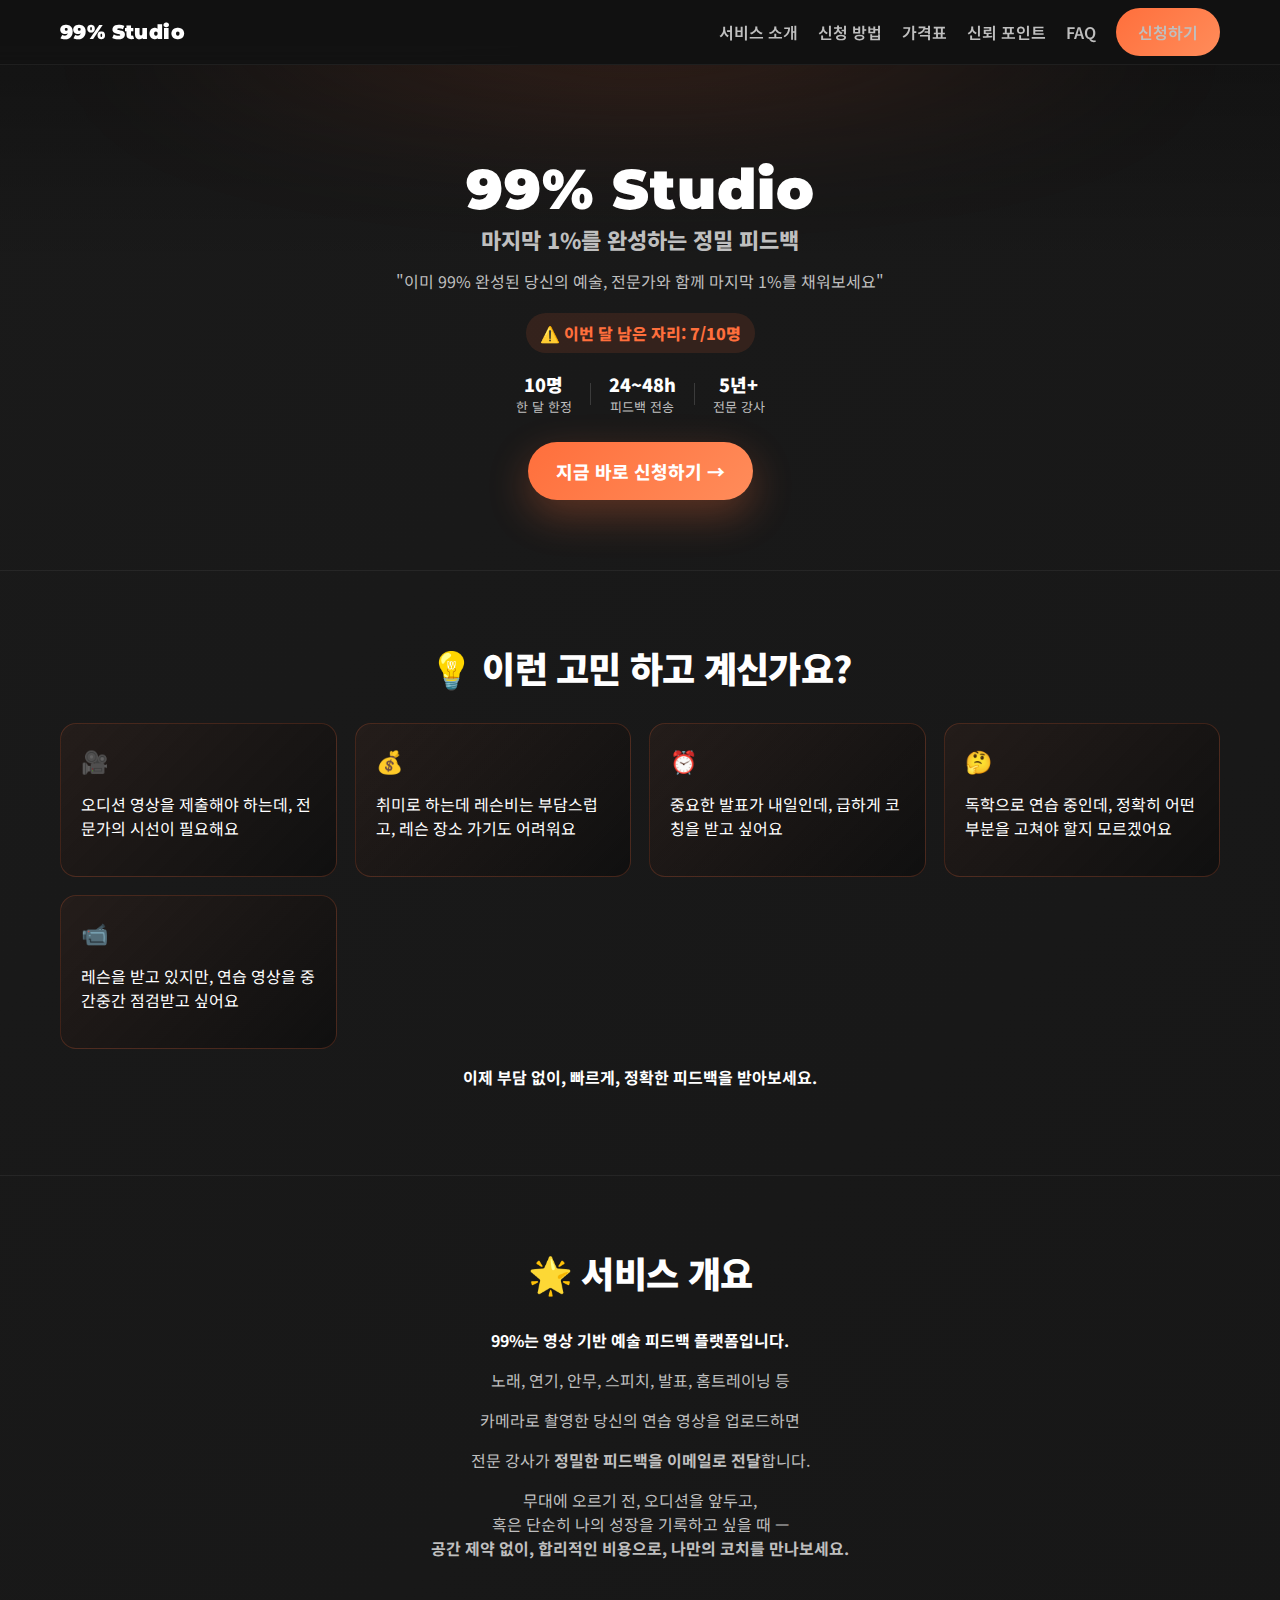
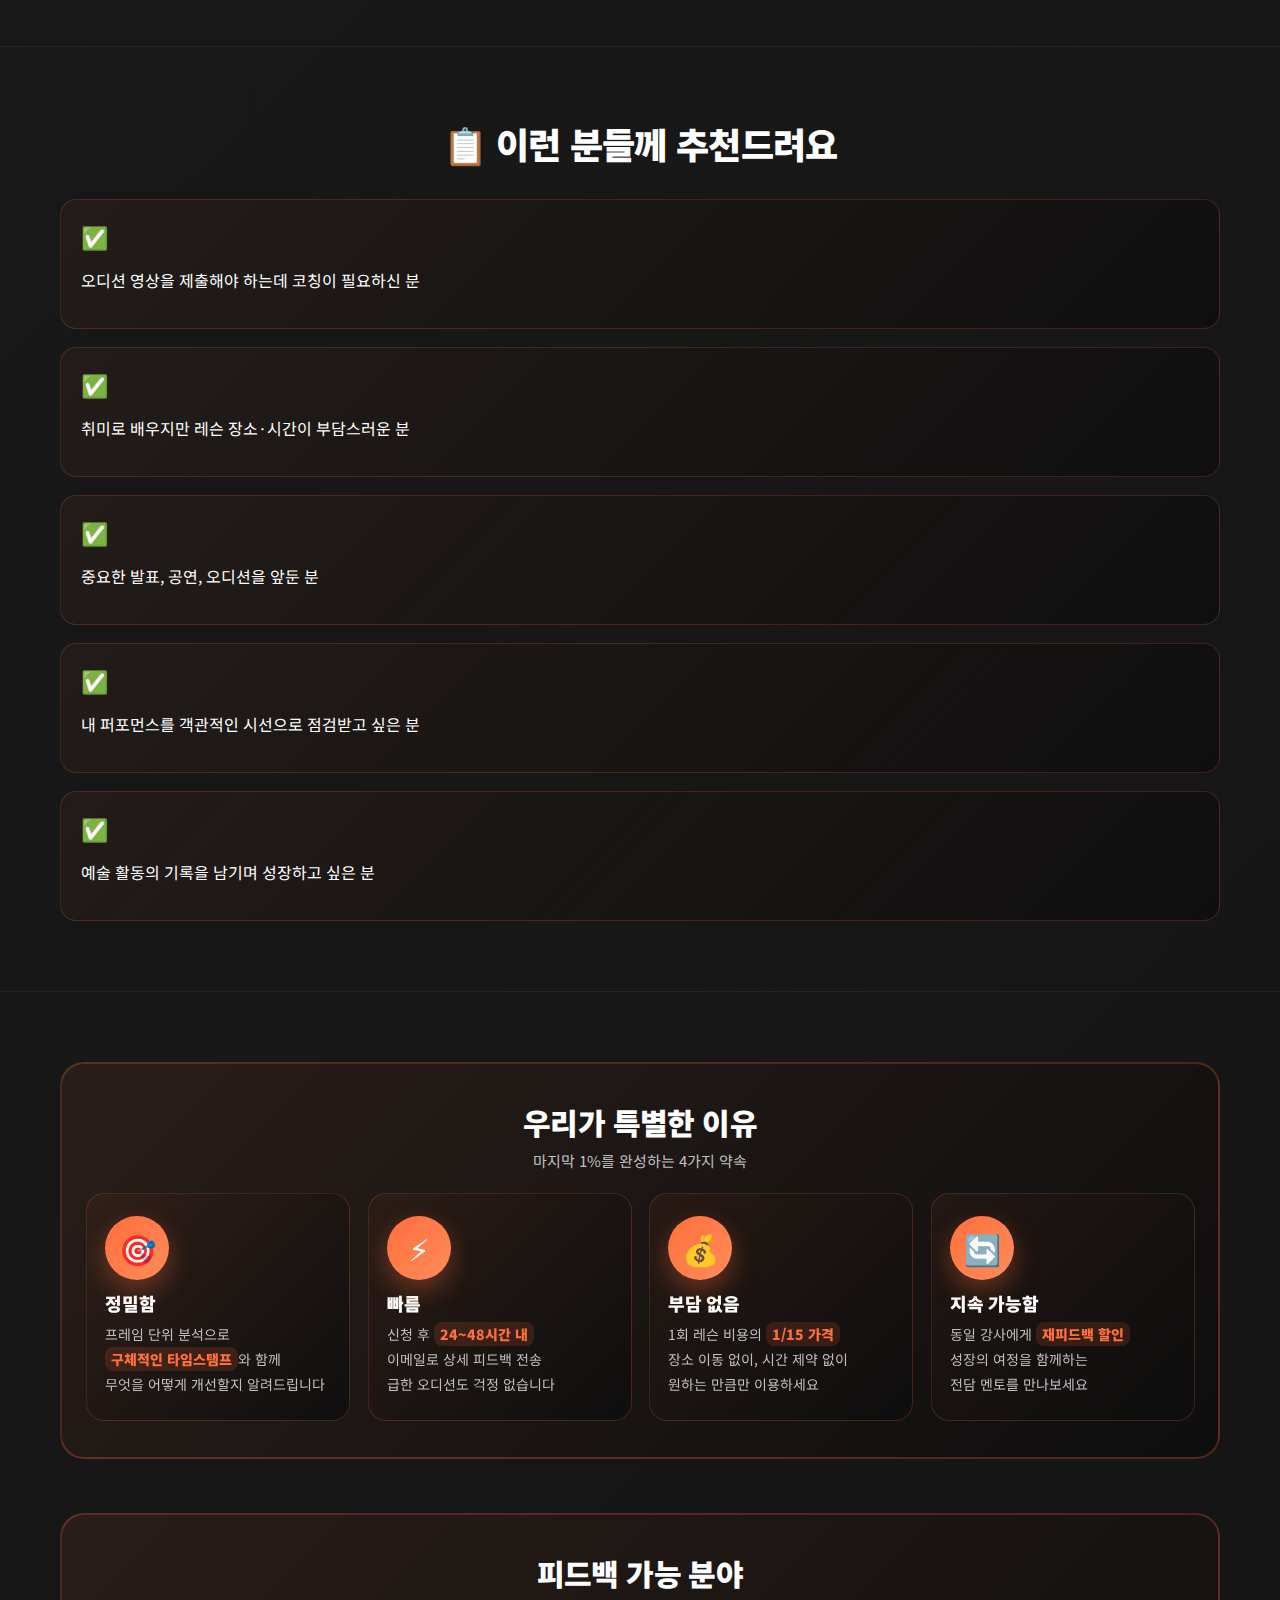
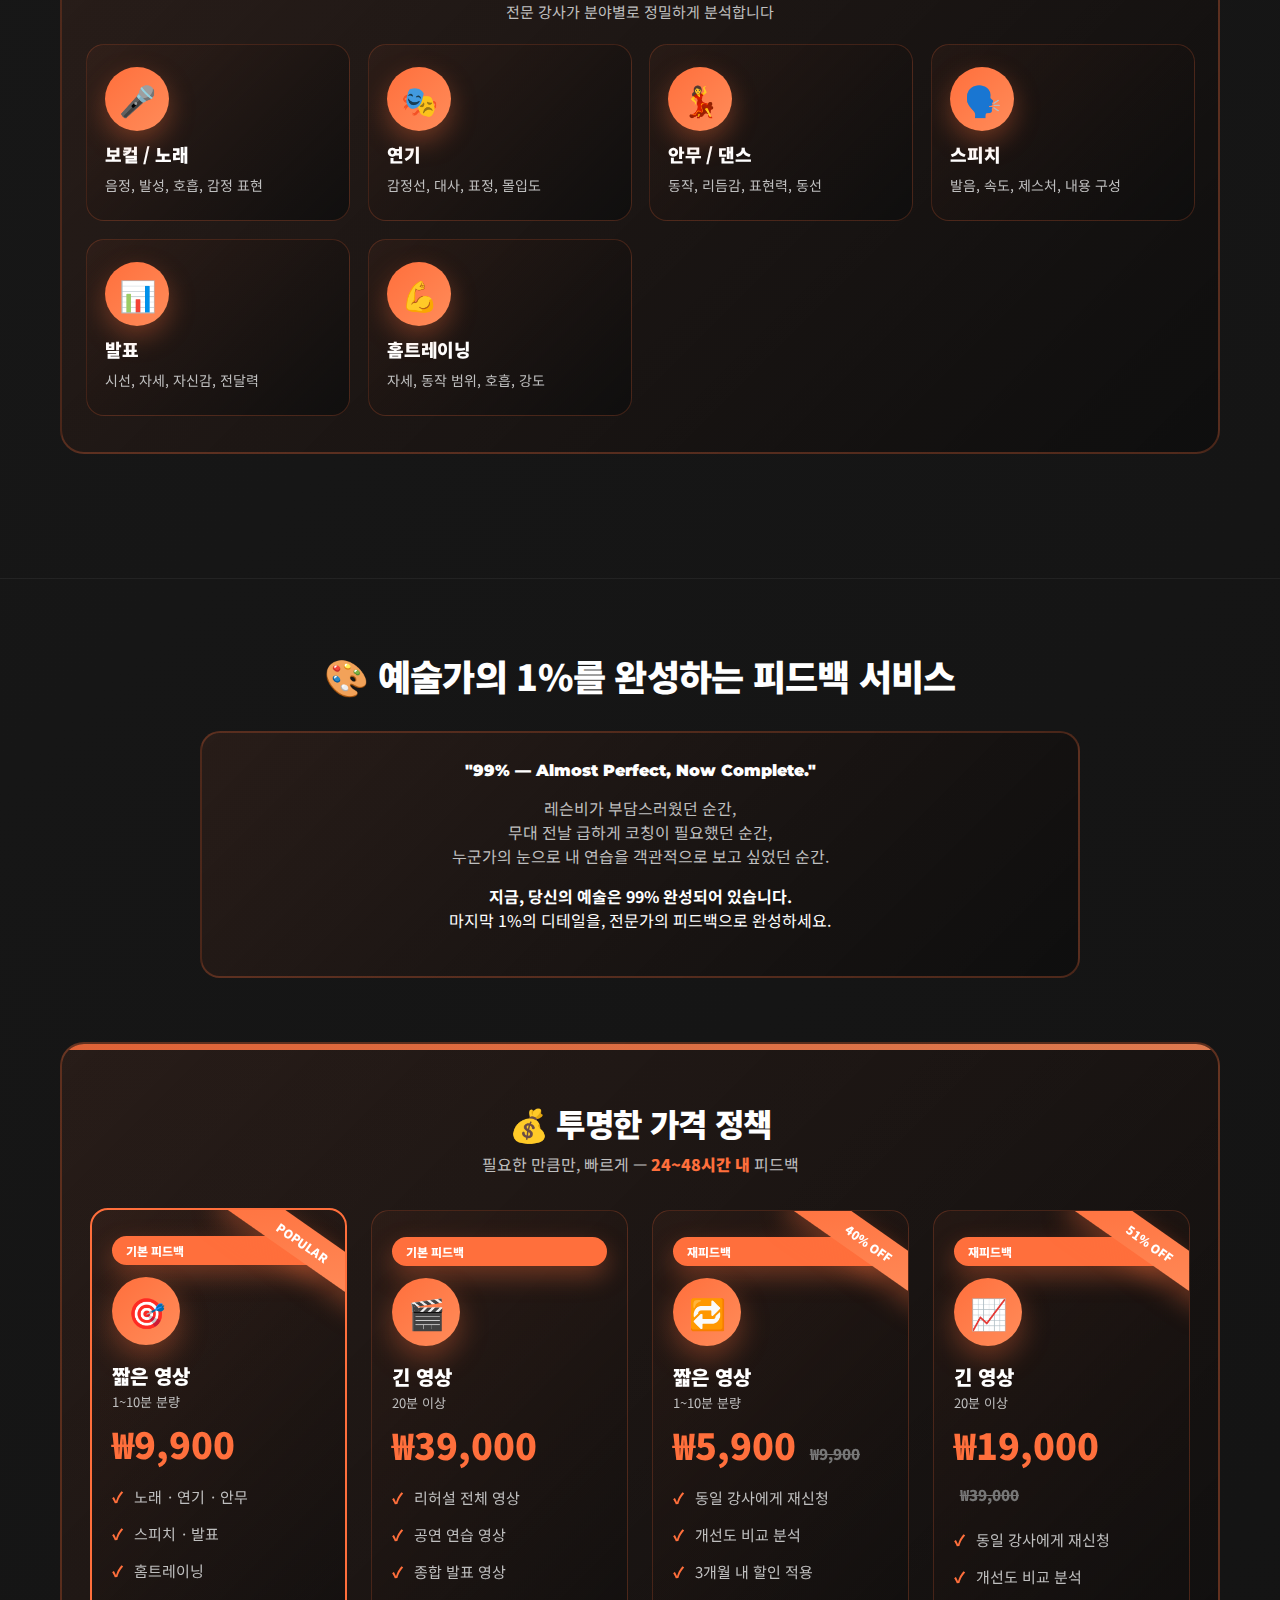
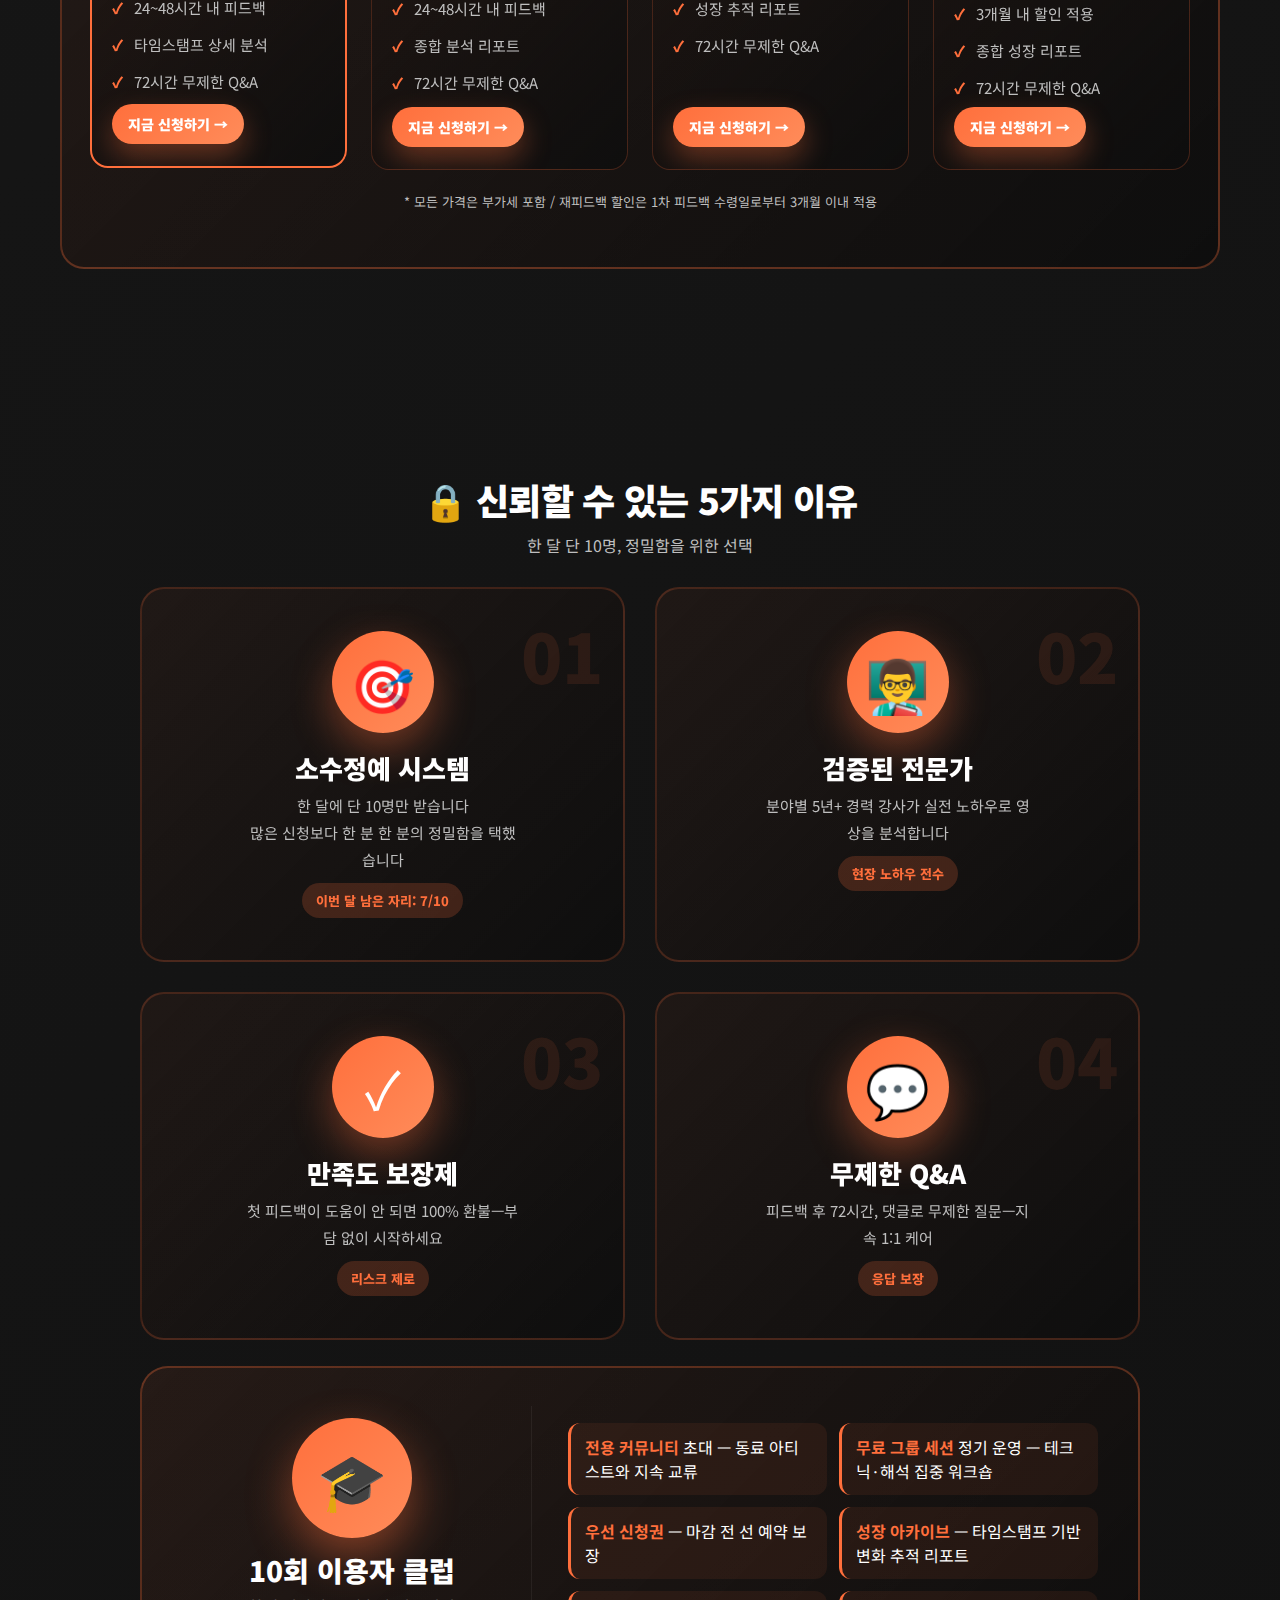
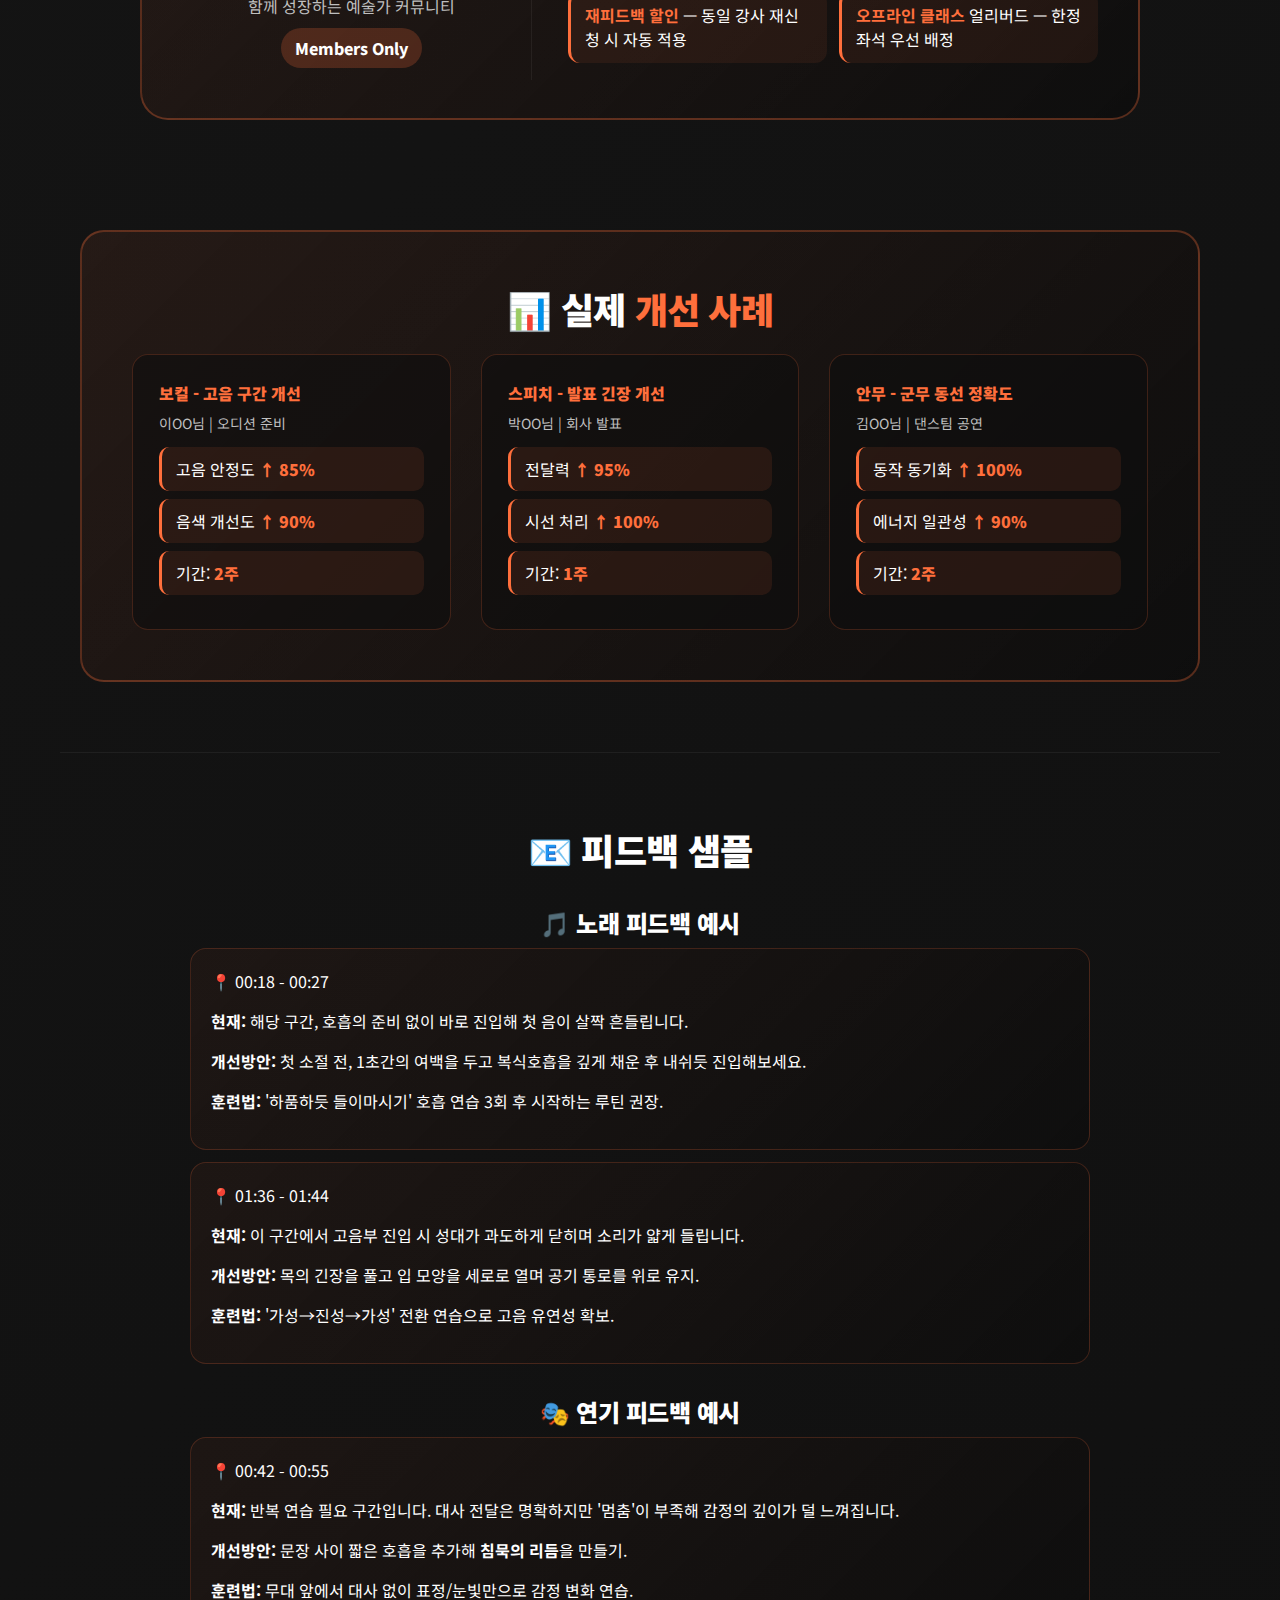
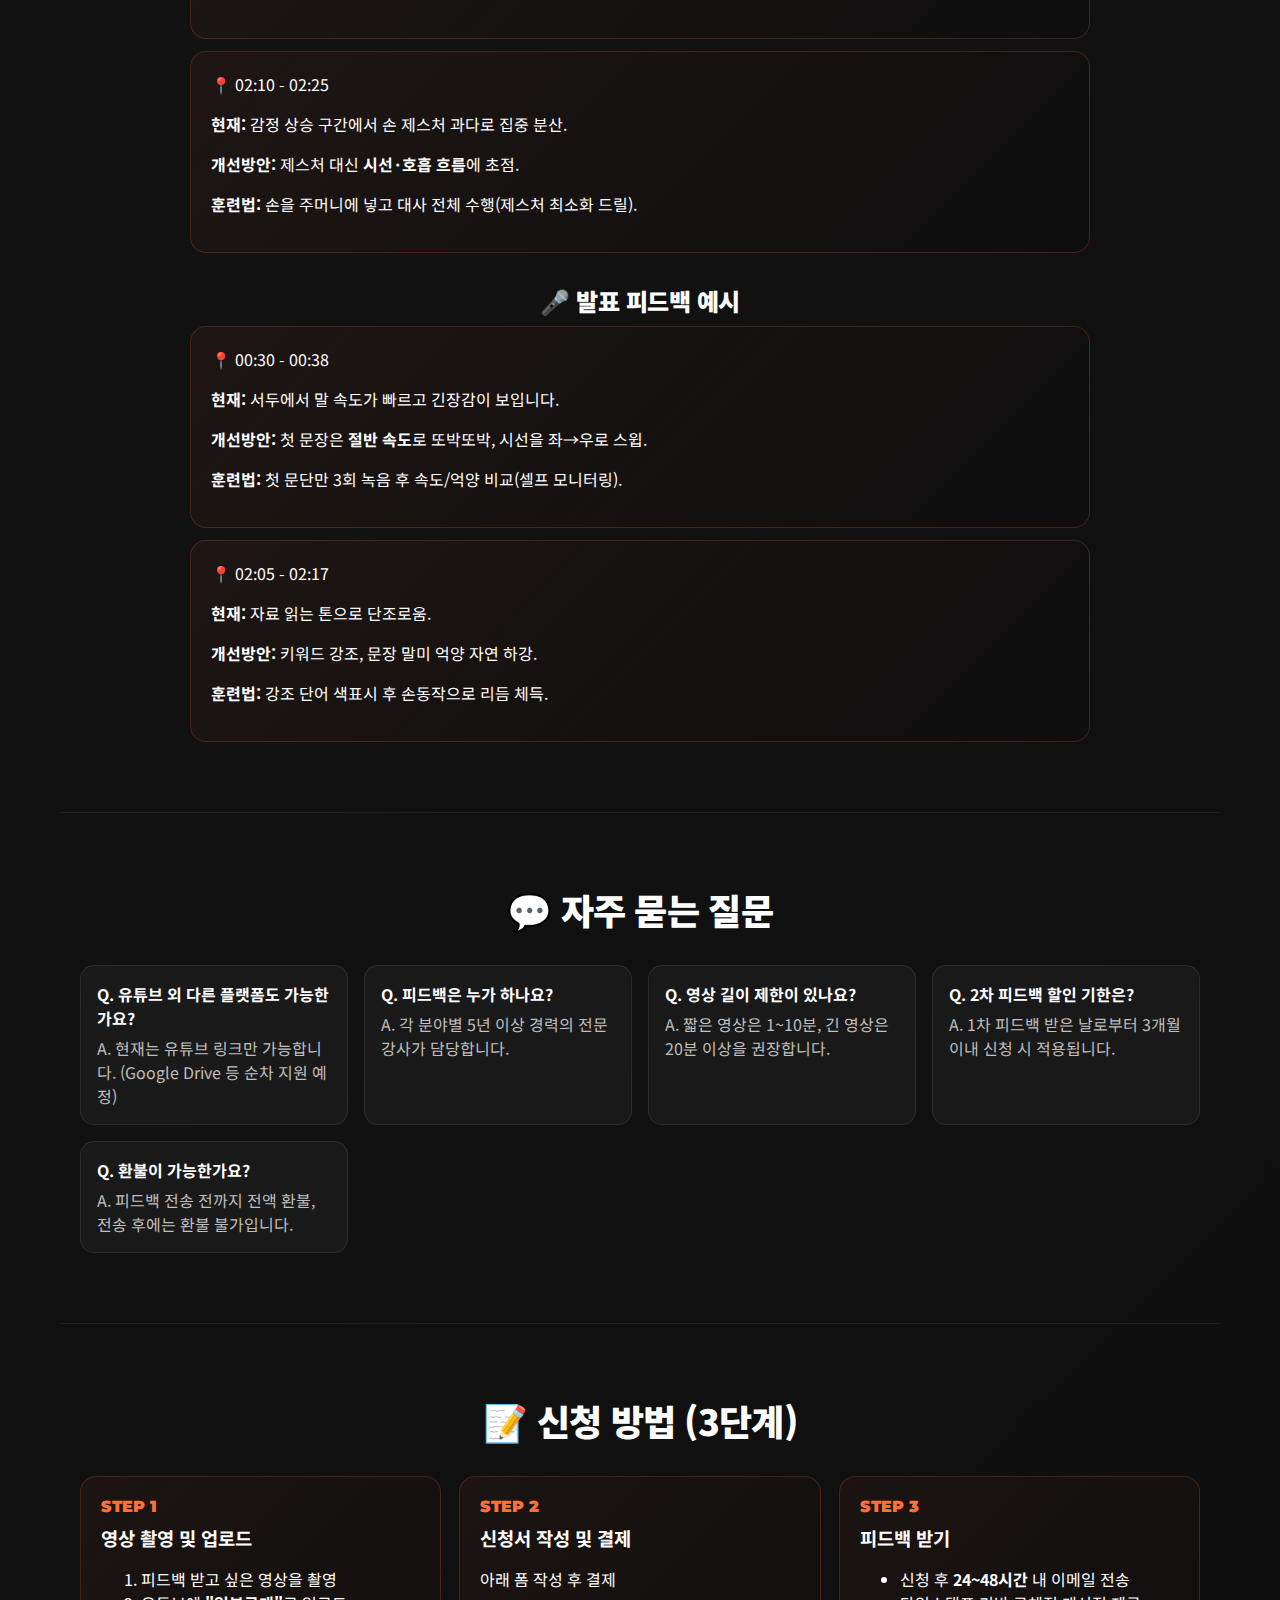
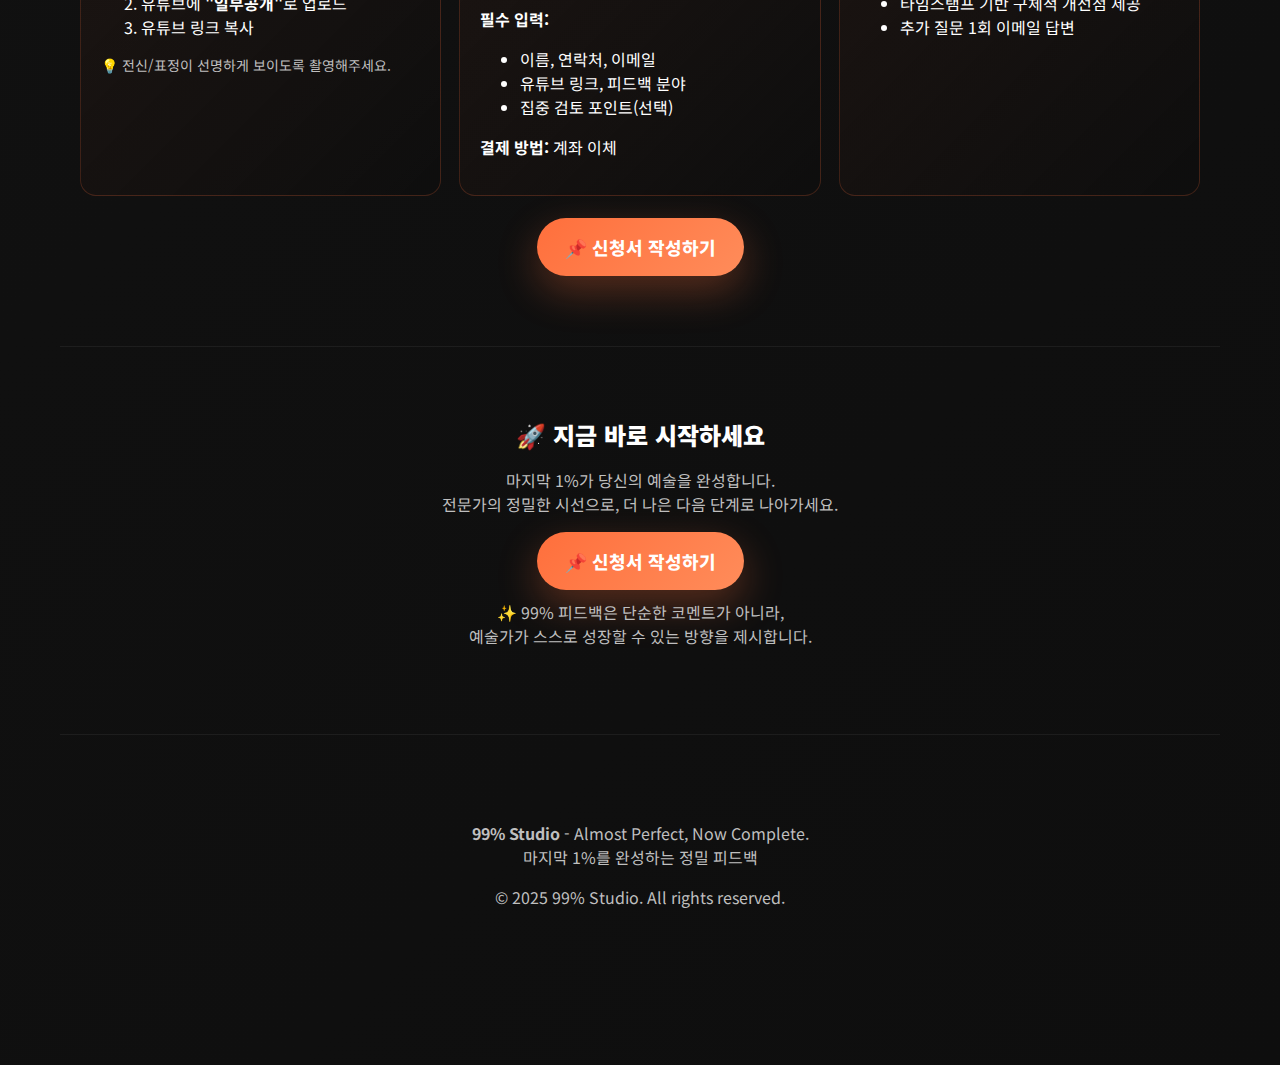
<file: 99_Studio/index.html>
<!DOCTYPE html>
<html lang="ko">
<head>
  <meta charset="UTF-8" />
  <meta name="viewport" content="width=device-width, initial-scale=1.0"/>
  <title>99% Studio - 마지막 1%를 완성하는 정밀 피드백</title>
  <link rel="preconnect" href="https://fonts.googleapis.com">
  <link rel="preconnect" href="https://fonts.gstatic.com" crossorigin>
  <link href="https://fonts.googleapis.com/css2?family=Noto+Sans+KR:wght@300;400;500;700;900&family=Montserrat:wght@700;900&display=swap" rel="stylesheet">

  <style>
    /* ========= Design Tokens ========= */
    :root{
      --brand:#FF6F3C; --brand-2:#ff8c5a;
      --bg-0:#0E0E0E; --bg-1:#1a1a1a;
      --text-0:#fff; --text-1:#BFBFBF; --text-2:#8A8A8A;
      --card-bg:rgba(14,14,14,.6);
      --glass-1:rgba(255,111,60,.08); --glass-2:rgba(255,111,60,.1);
      --radius-xl:24px; --radius-lg:16px;
      --shadow-1:0 15px 40px rgba(255,111,60,.3);
      --shadow-2:0 20px 60px rgba(255,111,60,.3);
      --container:1200px;
    }
    *{box-sizing:border-box}
    html,body{margin:0;padding:0}
    body{
      font-family:'Noto Sans KR', -apple-system, BlinkMacSystemFont, system-ui, sans-serif;
      color:var(--text-0);
      background:linear-gradient(135deg,var(--bg-1) 0%,var(--bg-0) 100%);
    }
    a{color:inherit;text-decoration:none}
    .container{max-width:var(--container);padding:0 20px;margin:0 auto}
    .section-title{
      text-align:center;font-weight:900;letter-spacing:-.02em;
      font-size:clamp(22px,3.2vw,36px);margin:0 auto 30px
    }
    .cta-button, .cta-button-large{
      display:inline-block;background:linear-gradient(135deg,var(--brand) 0%,var(--brand-2) 100%);
      color:#fff;border:none;border-radius:999px;padding:12px 22px;font-weight:800
    }
    .cta-button-large{padding:16px 28px;font-size:18px;box-shadow:var(--shadow-1)}
    .cta-button-large:hover{transform:translateY(-2px);box-shadow:var(--shadow-2)}
    @media (prefers-reduced-motion:reduce){
      .cta-button-large{transition:none!important}
      .hover-raise{transform:none!important}
    }

    /* ========= Navbar ========= */
    .navbar{
      position:sticky;top:0;z-index:50;
      background:rgba(14,14,14,.7);backdrop-filter:blur(8px);border-bottom:1px solid rgba(255,255,255,.06)
    }
    .navbar .container{display:flex;align-items:center;justify-content:space-between;height:64px}
    .logo{font-family:'Montserrat', sans-serif;font-weight:900;font-size:20px;letter-spacing:.4px}
    .nav-links{display:flex;gap:20px;list-style:none;margin:0;padding:0;align-items:center}
    .nav-links a{color:var(--text-1);font-weight:600}
    .nav-links a:hover{color:#fff}
    .mobile-menu-toggle{display:none;flex-direction:column;gap:4px;cursor:pointer}
    .mobile-menu-toggle span{display:block;width:24px;height:2px;background:#fff;border-radius:2px}
    @media (max-width:900px){
      .nav-links{position:fixed;inset:64px 0 auto 0;background:rgba(14,14,14,.95);
        flex-direction:column;gap:16px;padding:20px;border-bottom:1px solid rgba(255,255,255,.06);transform:translateY(-120%);transition:.3s}
      .nav-links.open{transform:translateY(0)}
      .mobile-menu-toggle{display:flex}
    }

    /* ========= Hero ========= */
    .hero{position:relative;isolation:isolate;padding:90px 0 70px;overflow:hidden}
    .hero::before{
      content:"";position:absolute;inset:-30% -10% auto -10%;height:60%;
      background:radial-gradient(60% 60% at 50% 40%, rgba(255,111,60,.25), transparent 60%);
      filter:blur(60px);z-index:-1
    }
    .hero-overlay{position:absolute;inset:0;background:linear-gradient(180deg,rgba(0,0,0,.25),transparent 40%);z-index:-1}
    .hero-title{margin:0 0 14px;text-align:center}
    .title-main{
      display:block;font-family:'Montserrat',sans-serif;font-weight:900;
      font-size:clamp(28px,6vw,56px);letter-spacing:1px
    }
    .title-sub{display:block;font-weight:800;font-size:clamp(16px,3.2vw,22px);color:var(--text-1)}
    .hero-description{text-align:center;color:var(--text-1);margin:12px 0 20px}
    .availability-badge{
      width:fit-content;margin:0 auto 16px;background:rgba(255,111,60,.12);color:var(--brand);
      padding:8px 14px;border-radius:999px;font-weight:800
    }
    .hero-stats{display:flex;align-items:center;justify-content:center;gap:18px;margin:18px 0 26px}
    .stat-item{text-align:center}
    .stat-number{font-weight:900;font-size:18px}
    .stat-label{display:block;color:var(--text-1);font-size:13px}
    .stat-divider{width:1px;height:22px;background:rgba(255,255,255,.15)}

    /* ========= Cards (problem/audience/common) ========= */
    .problems,.about,.target-audience,.gallery,.process,.pricing,.feedback-samples,.faq,.how-to-apply,.final-cta, footer{
      padding:70px 0;border-top:1px solid rgba(255,255,255,.06)
    }
    .problems-grid,.audience-grid,.steps-grid,.gallery-grid{display:grid;gap:18px}
    .problems-grid{grid-template-columns:repeat(auto-fit,minmax(220px,1fr))}
    .problem-card,.audience-card,.step-card{
      background:linear-gradient(135deg, rgba(255,111,60,.05) 0%, rgba(14,14,14,.8) 100%);
      border:1px solid rgba(255,111,60,.2);border-radius:16px;padding:20px
    }
    .problem-icon,.check-icon{font-size:22px;margin-bottom:8px}
    .gallery-grid{grid-template-columns:repeat(auto-fit,minmax(260px,1fr))}
    .gallery-img,.process-img,.pricing-img{width:100%;border-radius:12px;border:1px solid rgba(255,255,255,.08)}
    .quote-box{
      max-width:880px;margin:0 auto;background:linear-gradient(135deg,var(--glass-1), rgba(14,14,14,.9));
      border:2px solid rgba(255,111,60,.25);border-radius:20px;padding:28px;text-align:center
    }
    .quote-main{font-family:'Montserrat',sans-serif;font-weight:900;margin:0 0 8px}
    .quote-text{color:var(--text-1)}
    .quote-highlight{margin-top:10px}

    /* ========= TRUST (신뢰할 수 있는 5가지 이유) ========= */
    #trust{padding:70px 0}
    .trust-wrap{max-width:1400px;margin:0 auto}
    .trust-grid-3,.trust-grid-2{display:grid;gap:30px}
    .trust-grid-3{grid-template-columns:repeat(auto-fit,minmax(260px,1fr));margin-bottom:60px}
    .trust-grid-2{grid-template-columns:repeat(auto-fit,minmax(320px,1fr));max-width:950px;margin:0 auto 10px}
    .trust-card{
      position:relative;overflow:hidden;border-radius:var(--radius-xl);
      background:linear-gradient(135deg, rgba(255,111,60,.05) 0%, rgba(14,14,14,.85) 100%);
      border:2px solid rgba(255,111,60,.2);padding:44px 30px;text-align:center;
      transition:transform .4s cubic-bezier(.4,0,.2,1), box-shadow .4s ease, border-color .3s ease
    }
    .trust-card::before{content:'';position:absolute;inset:0 0 auto 0;height:5px;opacity:0;
      background:linear-gradient(90deg,var(--brand),var(--brand-2));transition:opacity .4s}
    .trust-card:hover{transform:translateY(-6px);border-color:var(--brand);box-shadow:var(--shadow-2)}
    .trust-card:hover::before{opacity:1}
    .trust-num{position:absolute;top:16px;right:20px;font-weight:900;font-size:68px;color:rgba(255,111,60,.1)}
    .trust-ico{
      width:102px;height:102px;margin:0 auto 18px;border-radius:999px;
      background:linear-gradient(135deg,var(--brand),var(--brand-2));
      display:flex;align-items:center;justify-content:center;box-shadow:0 15px 40px rgba(255,111,60,.4);
      transition:transform .4s, box-shadow .4s
    }
    .trust-card:hover .trust-ico{transform:scale(1.06) rotate(4deg); box-shadow:0 20px 50px rgba(255,111,60,.6)}
    .trust-title{font-weight:900;font-size:clamp(18px,2.4vw,26px);margin:10px 0 8px}
    .trust-desc{color:var(--text-1);font-size:15px;line-height:1.8;max-width:34ch;margin:0 auto 12px}
    .trust-badge{
      display:inline-block;background:rgba(255,111,60,.2);color:var(--brand);
      padding:8px 14px;border-radius:999px;font-weight:800;font-size:13px
    }
    .trust-new{
      position:absolute;top:16px;left:16px;background:linear-gradient(135deg,var(--brand),var(--brand-2));
      color:#fff;padding:7px 12px;border-radius:16px;font-size:12px;font-weight:800
    }
    .sr-only{position:absolute;width:1px;height:1px;margin:-1px;overflow:hidden;clip:rect(0,0,0,0);white-space:nowrap;border:0}
    @media (prefers-reduced-motion:reduce){
      .trust-card,.trust-ico{transition:none!important}
      .trust-card:hover{transform:none!important}
    }

    /* ========= Before/After ========= */
    .ba-section{
      max-width:1400px;margin:0 auto;background:linear-gradient(135deg,var(--glass-1), rgba(14,14,14,.9));
      border:2px solid rgba(255,111,60,.3);border-radius:var(--radius-xl);padding:50px
    }
    .ba-grid{display:grid;gap:30px;grid-template-columns:repeat(auto-fit,minmax(280px,1fr))}
    .ba-card{background:var(--card-bg);border:1px solid rgba(255,111,60,.2);border-radius:16px;padding:26px;transition:.3s}
    .ba-card:hover{transform:translateY(-3px);border-color:var(--brand)}
    .ba-title{color:var(--brand);font-weight:900;margin:0 0 8px}
    .ba-name{color:var(--text-1);font-size:14px;margin:0 0 14px}
    .ba-item{background:var(--glass-2);border-left:3px solid var(--brand);border-radius:10px;padding:10px 14px;margin:8px 0;color:#fff}
    .ba-val{color:var(--brand);font-weight:900}

    /* ========= FAQ ========= */
    .faq-grid{display:grid;gap:16px;grid-template-columns:repeat(auto-fit,minmax(260px,1fr))}
    .faq-item{background:rgba(255,255,255,.04);border:1px solid rgba(255,255,255,.08);border-radius:14px;padding:16px}
    .faq-question{margin:0 0 6px}
    .faq-answer{margin:0;color:var(--text-1)}

    /* ========= Steps ========= */
    .steps-grid{grid-template-columns:repeat(auto-fit,minmax(260px,1fr))}
    .step-number{font-family:'Montserrat',sans-serif;font-weight:900;color:var(--brand);margin-bottom:8px}
    .step-title{margin:0 0 8px}
    .step-tip{color:var(--text-1);font-size:14px}

    /* ========= Footer/CTA ========= */
    .final-cta{text-align:center}
    .cta-title{font-weight:900;margin:0 0 10px}
    .cta-description{color:var(--text-1)}
    footer{color:var(--text-1);text-align:center}

  </style>
</head>
<body>

  <!-- 네비게이션 -->
  <nav class="navbar" aria-label="주요 메뉴">
    <div class="container">
      <div class="logo">99% Studio</div>
      <ul class="nav-links" id="navLinks">
        <li><a href="#about">서비스 소개</a></li>
        <li><a href="#apply">신청 방법</a></li>
        <li><a href="#pricing">가격표</a></li>
        <li><a href="#trust">신뢰 포인트</a></li>
        <li><a href="#faq">FAQ</a></li>
        <li><a href="https://forms.gle/DXcpnzof4Wp6hFgR8" class="cta-button" target="_blank" rel="noopener">신청하기</a></li>
      </ul>
      <button class="mobile-menu-toggle" aria-controls="navLinks" aria-expanded="false" id="menuBtn">
        <span></span><span></span><span></span>
        <span class="sr-only">모바일 메뉴 토글</span>
      </button>
    </div>
  </nav>

  <!-- 히어로 섹션 -->
  <section class="hero">
    <div class="hero-overlay"></div>
    <div class="container">
      <div class="hero-content" style="text-align:center">
        <h1 class="hero-title">
          <span class="title-main">99% Studio</span>
          <span class="title-sub">마지막 1%를 완성하는 정밀 피드백</span>
        </h1>
        <p class="hero-description">"이미 99% 완성된 당신의 예술, 전문가와 함께 마지막 1%를 채워보세요"</p>
        <div class="availability-badge" aria-live="polite">⚠️ 이번 달 남은 자리: <strong>7/10명</strong></div>
        <div class="hero-stats">
          <div class="stat-item"><span class="stat-number">10명</span><span class="stat-label">한 달 한정</span></div>
          <div class="stat-divider"></div>
          <div class="stat-item"><span class="stat-number">24~48h</span><span class="stat-label">피드백 전송</span></div>
          <div class="stat-divider"></div>
          <div class="stat-item"><span class="stat-number">5년+</span><span class="stat-label">전문 강사</span></div>
        </div>
        <a href="https://forms.gle/DXcpnzof4Wp6hFgR8" class="cta-button-large" target="_blank" rel="noopener">지금 바로 신청하기 →</a>
      </div>
    </div>
  </section>

  <!-- 문제 정의 섹션 -->
  <section class="problems" id="problems">
    <div class="container">
      <h2 class="section-title">💡 이런 고민 하고 계신가요?</h2>
      <div class="problems-grid">
        <div class="problem-card"><div class="problem-icon">🎥</div><p>오디션 영상을 제출해야 하는데, 전문가의 시선이 필요해요</p></div>
        <div class="problem-card"><div class="problem-icon">💰</div><p>취미로 하는데 레슨비는 부담스럽고, 레슨 장소 가기도 어려워요</p></div>
        <div class="problem-card"><div class="problem-icon">⏰</div><p>중요한 발표가 내일인데, 급하게 코칭을 받고 싶어요</p></div>
        <div class="problem-card"><div class="problem-icon">🤔</div><p>독학으로 연습 중인데, 정확히 어떤 부분을 고쳐야 할지 모르겠어요</p></div>
        <div class="problem-card"><div class="problem-icon">📹</div><p>레슨을 받고 있지만, 연습 영상을 중간중간 점검받고 싶어요</p></div>
      </div>
      <p class="problems-solution" style="text-align:center;margin-top:16px"><strong>이제 부담 없이, 빠르게, 정확한 피드백을 받아보세요.</strong></p>
    </div>
  </section>

  <!-- 서비스 소개 -->
  <section id="about" class="about">
    <div class="container">
      <h2 class="section-title">🌟 서비스 개요</h2>
      <div class="about-content">
        <div class="about-text" style="max-width:760px;margin:0 auto;text-align:center;color:var(--text-1)">
          <p class="about-main" style="color:#fff"><strong>99%는 영상 기반 예술 피드백 플랫폼입니다.</strong></p>
          <p>노래, 연기, 안무, 스피치, 발표, 홈트레이닝 등</p>
          <p>카메라로 촬영한 당신의 연습 영상을 업로드하면</p>
          <p>전문 강사가 <strong>정밀한 피드백을 이메일로 전달</strong>합니다.</p>
          <p class="about-closing" style="margin-top:8px">
            무대에 오르기 전, 오디션을 앞두고,<br/>
            혹은 단순히 나의 성장을 기록하고 싶을 때 —<br/>
            <strong>공간 제약 없이, 합리적인 비용으로, 나만의 코치를 만나보세요.</strong>
          </p>
        </div>
      </div>
    </div>
  </section>

  <!-- 추천 대상 -->
  <section class="target-audience">
    <div class="container">
      <h2 class="section-title">📋 이런 분들께 추천드려요</h2>
      <div class="audience-grid">
        <div class="audience-card"><div class="check-icon">✅</div><p>오디션 영상을 제출해야 하는데 코칭이 필요하신 분</p></div>
        <div class="audience-card"><div class="check-icon">✅</div><p>취미로 배우지만 레슨 장소·시간이 부담스러운 분</p></div>
        <div class="audience-card"><div class="check-icon">✅</div><p>중요한 발표, 공연, 오디션을 앞둔 분</p></div>
        <div class="audience-card"><div class="check-icon">✅</div><p>내 퍼포먼스를 객관적인 시선으로 점검받고 싶은 분</p></div>
        <div class="audience-card"><div class="check-icon">✅</div><p>예술 활동의 기록을 남기며 성장하고 싶은 분</p></div>
      </div>
    </div>
  </section>

 <!-- 인포그래픽 섹션 (갤러리 대체) + 마이크로 인터랙션 -->
<section id="gallery" class="gallery">
  <style>
    /* 스코프: 이 섹션 내부에서만 적용 */
    #gallery .infographic {
      max-width: 1200px;
      margin: 0 auto 54px;
      background: linear-gradient(135deg, var(--glass-1, rgba(255,111,60,.08)) 0%, rgba(14,14,14,.9) 100%);
      border: 2px solid rgba(255,111,60,.25);
      border-radius: 24px;
      padding: 36px 24px;
    }
    #gallery .title {
      text-align: center;
      font-weight: 900;
      font-size: clamp(20px,3vw,30px);
      margin: 0 0 6px;
      letter-spacing: -0.02em;
    }
    #gallery .subtitle {
      text-align: center;
      color: var(--text-1, #BFBFBF);
      margin: 0 0 22px;
      font-size: 15px;
    }

    /* 그리드 공통 */
    #gallery .values-grid,
    #gallery .categories-grid {
      display: grid;
      gap: 18px;
      grid-template-columns: repeat(auto-fit, minmax(230px, 1fr));
    }

    /* 카드 공통 */
    #gallery .value-card,
    #gallery .category-card {
      position: relative; overflow: hidden; border-radius: 18px;
      background: linear-gradient(135deg, rgba(255,111,60,.05) 0%, rgba(14,14,14,.85) 100%);
      border: 1px solid rgba(255,111,60,.2); padding: 22px 18px;
      transition: transform .35s cubic-bezier(.4,0,.2,1), box-shadow .35s, border-color .25s, filter .35s;
      will-change: transform, box-shadow, filter;
      transform-style: preserve-3d;
    }
    #gallery .value-card::before,
    #gallery .category-card::before {
      content:'';
      position:absolute; inset:0 0 auto 0; height:4px; opacity:0;
      background: linear-gradient(90deg, var(--brand,#FF6F3C), var(--brand-2,#ff8c5a));
      transition: opacity .25s;
    }
    #gallery .value-card:focus-visible,
    #gallery .category-card:focus-visible { outline: 2px solid var(--brand,#FF6F3C); outline-offset: 2px; border-radius: 20px; }

    /* 아이콘/타이틀/텍스트 */
    #gallery .value-icon,
    #gallery .category-icon {
      width: 64px; height: 64px; border-radius: 50%;
      display:flex; align-items:center; justify-content:center;
      margin-bottom: 10px; font-size: 30px;
      background: linear-gradient(135deg, var(--brand,#FF6F3C), var(--brand-2,#ff8c5a));
      box-shadow: 0 10px 26px rgba(255,111,60,.35);
      transition: transform .35s cubic-bezier(.4,0,.2,1), box-shadow .35s;
      will-change: transform, box-shadow;
      transform-origin: 50% 60%;
    }
    #gallery .value-title,
    #gallery .category-title { margin: 0 0 6px; font-weight: 900; letter-spacing: -0.01em; font-size: 18px; }
    #gallery .value-desc,
    #gallery .category-examples { margin: 0; color: var(--text-1,#BFBFBF); line-height: 1.8; font-size: 14px; }
    #gallery .value-highlight {
      color: var(--brand,#FF6F3C); font-weight: 900;
      background: rgba(255,111,60,.14); padding: 2px 6px; border-radius: 8px;
    }

    /* 마이크로 인터랙션 -------------------------------------------------- */
    @media (hover:hover){
      /* 카드 살짝 들어올림 + 미묘한 3D 틸트 */
      #gallery .value-card:hover,
      #gallery .category-card:hover {
        transform: translateY(-6px) perspective(800px) rotateX(1.2deg);
        border-color: var(--brand,#FF6F3C);
        box-shadow: 0 18px 44px rgba(255,111,60,.25), 0 2px 10px rgba(0,0,0,.35);
        filter: saturate(1.06);
      }
      #gallery .value-card:hover::before,
      #gallery .category-card:hover::before { opacity: 1; }

      /* 아이콘 기울기 + 살짝 커짐 */
      #gallery .value-card:hover .value-icon,
      #gallery .category-card:hover .category-icon {
        transform: translateY(-2px) rotate(-6deg) scale(1.06);
        box-shadow: 0 14px 34px rgba(255,111,60,.45);
      }

      /* 호버 시 텍스트 아주 살짝 위로 */
      #gallery .value-card:hover .value-title,
      #gallery .value-card:hover .value-desc,
      #gallery .category-card:hover .category-title,
      #gallery .category-card:hover .category-examples {
        transform: translateY(-1px);
        transition: transform .3s ease;
      }
    }

    /* 좁은 화면 여백 조정 */
    @media (max-width: 640px){ #gallery .infographic { padding: 26px 16px; } }

    /* 모션 최소화 사용자 설정 지원 */
    @media (prefers-reduced-motion: reduce){
      #gallery .value-card, #gallery .category-card, #gallery .value-icon, #gallery .category-icon { transition: none !important; }
      #gallery .value-card:hover, #gallery .category-card:hover { transform:none !important; filter:none !important; }
    }
  </style>

  <div class="container">
    <!-- 인포그래픽 1: 우리가 특별한 이유 -->
    <div class="infographic" aria-labelledby="why-us-title">
      <h2 id="why-us-title" class="title">우리가 특별한 이유</h2>
      <p class="subtitle">마지막 1%를 완성하는 4가지 약속</p>

      <div class="values-grid" role="list">
        <div class="value-card" role="listitem" aria-labelledby="value-precision" tabindex="0">
          <div class="value-icon" aria-hidden="true">🎯</div>
          <h3 id="value-precision" class="value-title">정밀함</h3>
          <p class="value-desc">
            프레임 단위 분석으로<br>
            <span class="value-highlight">구체적인 타임스탬프</span>와 함께<br>
            무엇을 어떻게 개선할지 알려드립니다
          </p>
        </div>

        <div class="value-card" role="listitem" aria-labelledby="value-speed" tabindex="0">
          <div class="value-icon" aria-hidden="true">⚡</div>
          <h3 id="value-speed" class="value-title">빠름</h3>
          <p class="value-desc">
            신청 후 <span class="value-highlight">24~48시간 내</span><br>
            이메일로 상세 피드백 전송<br>
            급한 오디션도 걱정 없습니다
          </p>
        </div>

        <div class="value-card" role="listitem" aria-labelledby="value-afford" tabindex="0">
          <div class="value-icon" aria-hidden="true">💰</div>
          <h3 id="value-afford" class="value-title">부담 없음</h3>
          <p class="value-desc">
            1회 레슨 비용의 <span class="value-highlight">1/15 가격</span><br>
            장소 이동 없이, 시간 제약 없이<br>
            원하는 만큼만 이용하세요
          </p>
        </div>

        <div class="value-card" role="listitem" aria-labelledby="value-sustain" tabindex="0">
          <div class="value-icon" aria-hidden="true">🔄</div>
          <h3 id="value-sustain" class="value-title">지속 가능함</h3>
          <p class="value-desc">
            동일 강사에게 <span class="value-highlight">재피드백 할인</span><br>
            성장의 여정을 함께하는<br>
            전담 멘토를 만나보세요
          </p>
        </div>
      </div>
    </div>

    <!-- 인포그래픽 2: 피드백 가능 분야 -->
    <div class="infographic" aria-labelledby="fields-title">
      <h2 id="fields-title" class="title">피드백 가능 분야</h2>
      <p class="subtitle">전문 강사가 분야별로 정밀하게 분석합니다</p>

      <div class="categories-grid" role="list">
        <div class="category-card" role="listitem" aria-labelledby="cat-vocal" tabindex="0">
          <div class="category-icon" aria-hidden="true">🎤</div>
          <h3 id="cat-vocal" class="category-title">보컬 / 노래</h3>
          <p class="category-examples">음정, 발성, 호흡, 감정 표현</p>
        </div>

        <div class="category-card" role="listitem" aria-labelledby="cat-acting" tabindex="0">
          <div class="category-icon" aria-hidden="true">🎭</div>
          <h3 id="cat-acting" class="category-title">연기</h3>
          <p class="category-examples">감정선, 대사, 표정, 몰입도</p>
        </div>

        <div class="category-card" role="listitem" aria-labelledby="cat-dance" tabindex="0">
          <div class="category-icon" aria-hidden="true">💃</div>
          <h3 id="cat-dance" class="category-title">안무 / 댄스</h3>
          <p class="category-examples">동작, 리듬감, 표현력, 동선</p>
        </div>

        <div class="category-card" role="listitem" aria-labelledby="cat-speech" tabindex="0">
          <div class="category-icon" aria-hidden="true">🗣️</div>
          <h3 id="cat-speech" class="category-title">스피치</h3>
          <p class="category-examples">발음, 속도, 제스처, 내용 구성</p>
        </div>

        <div class="category-card" role="listitem" aria-labelledby="cat-present" tabindex="0">
          <div class="category-icon" aria-hidden="true">📊</div>
          <h3 id="cat-present" class="category-title">발표</h3>
          <p class="category-examples">시선, 자세, 자신감, 전달력</p>
        </div>

        <div class="category-card" role="listitem" aria-labelledby="cat-homefit" tabindex="0">
          <div class="category-icon" aria-hidden="true">💪</div>
          <h3 id="cat-homefit" class="category-title">홈트레이닝</h3>
          <p class="category-examples">자세, 동작 범위, 호흡, 강도</p>
        </div>
      </div>
    </div>
    </div>
  </section>

  <!-- 가격 및 혜택 -->
  <section id="pricing" class="pricing">
    <div class="container">
      <h2 class="section-title">🎨 예술가의 1%를 완성하는 피드백 서비스</h2>
      <div class="quote-box">
        <p class="quote-main">"99% — Almost Perfect, Now Complete."</p>
        <p class="quote-text">
          레슨비가 부담스러웠던 순간,<br/>
          무대 전날 급하게 코칭이 필요했던 순간,<br/>
          누군가의 눈으로 내 연습을 객관적으로 보고 싶었던 순간.
        </p>
        <p class="quote-highlight">
          <strong>지금, 당신의 예술은 99% 완성되어 있습니다.</strong><br/>
          마지막 1%의 디테일을, 전문가의 피드백으로 완성하세요.
        </p>
      </div>
 <!-- 가격표 섹션 (버튼 라인 균일 정렬 버전) -->
<div class="trust-price-section fancy" id="pricing-inline">
  <style>
    #pricing-inline.trust-price-section.fancy{
      max-width:1200px;margin:64px auto;border-radius:24px;
      background:linear-gradient(135deg, rgba(255,111,60,.08) 0%, rgba(14,14,14,.92) 100%);
      border:2px solid rgba(255,111,60,.3);padding:56px 28px;position:relative;overflow:hidden
    }
    #pricing-inline.trust-price-section.fancy::before{
      content:"";position:absolute;inset:0 0 auto 0;height:6px;opacity:.85;
      background:linear-gradient(90deg,#FF6F3C,#ff8c5a);
    }
    #pricing-inline .head{text-align:center;margin:0 0 34px}
    #pricing-inline .title{font-weight:900;letter-spacing:-.02em;font-size:clamp(22px,3vw,32px);margin:0 0 6px}
    #pricing-inline .subtitle{color:#BFBFBF;margin:0}
    #pricing-inline .subtitle .hi{color:#FF6F3C;font-weight:900}

    /* 그리드: 4장 한 줄 고정 */
    #pricing-inline .price-grid{
      display:grid;gap:24px;
      grid-template-columns:repeat(4,1fr);
    }
    @media (max-width:1100px){
      #pricing-inline .price-grid{
        display:flex;flex-wrap:nowrap;overflow-x:auto;gap:18px;padding-bottom:6px;
        scroll-snap-type:x mandatory;-webkit-overflow-scrolling:touch;
      }
      #pricing-inline .price-card{min-width:280px;scroll-snap-align:start}
      #pricing-inline .price-grid::-webkit-scrollbar{height:8px}
      #pricing-inline .price-grid::-webkit-scrollbar-thumb{background:rgba(255,111,60,.35);border-radius:4px}
      #pricing-inline .price-grid::-webkit-scrollbar-track{background:rgba(255,255,255,.08)}
    }

    /* 카드 기본 */
    #pricing-inline .price-card{
      position:relative;overflow:hidden;border-radius:18px;
      background:linear-gradient(135deg, rgba(255,111,60,.05) 0%, rgba(14,14,14,.85) 100%);
      border:1.5px solid rgba(255,111,60,.22);
      padding:26px 20px 22px;
      display:flex;flex-direction:column;justify-content:space-between;
      transition:transform .35s, box-shadow .35s, border-color .25s, filter .35s;
      will-change:transform, box-shadow, filter;
      text-align:left;min-height:560px; /* 버튼 정렬용 높이 보정 */
    }
    #pricing-inline .price-card::after{
      content:"";position:absolute;inset:0 0 auto 0;height:4px;opacity:0;
      background:linear-gradient(90deg,#FF6F3C,#ff8c5a);
      transition:opacity .25s
    }

    #pricing-inline .badge{
      display:inline-block;background:#FF6F3C;color:#fff;border-radius:999px;
      padding:6px 14px;font-size:12px;font-weight:800;box-shadow:0 10px 24px rgba(255,111,60,.35)
    }
    #pricing-inline .ribbon{
      position:absolute;top:16px;right:-48px;transform:rotate(35deg);
      background:linear-gradient(135deg,#FF6F3C,#ff8c5a);
      color:#fff;font-weight:900;font-size:12px;letter-spacing:.3px;
      padding:8px 60px;box-shadow:0 10px 26px rgba(255,111,60,.35)
    }
    #pricing-inline .ico{
      width:68px;height:68px;border-radius:999px;margin:12px 0 10px;
      background:linear-gradient(135deg,#FF6F3C,#ff8c5a);
      display:flex;align-items:center;justify-content:center;font-size:30px;
      box-shadow:0 12px 28px rgba(255,111,60,.35);
      transition:transform .35s, box-shadow .35s;
    }
    #pricing-inline .type{margin:6px 0 2px;font-weight:900;font-size:20px;}
    #pricing-inline .dur{color:#BFBFBF;font-size:13px;margin:0 0 10px}
    #pricing-inline .price{font-size:36px;font-weight:900;color:#FF6F3C;margin:2px 0 14px;line-height:1.15}
    #pricing-inline .orig{font-size:15px;color:#777;text-decoration:line-through;margin-left:6px}
    #pricing-inline .feat{list-style:none;margin:0;padding:0;flex-grow:1}
    #pricing-inline .feat li{color:#BFBFBF;font-size:15px;padding:8px 0 8px 22px;position:relative}
    #pricing-inline .feat li::before{content:"✓";position:absolute;left:0;color:#FF6F3C;font-weight:900}

    /* CTA 버튼 고정 정렬 */
    #pricing-inline .cta{
      align-self:flex-start;
      margin-top:auto;
      background:linear-gradient(135deg,#FF6F3C,#ff8c5a);
      color:#fff;border:none;border-radius:999px;padding:10px 16px;
      font-weight:900;font-size:14px;box-shadow:0 12px 28px rgba(255,111,60,.35);
      transition:transform .3s;
    }
    #pricing-inline .cta:hover{transform:translateY(-3px)}

    #pricing-inline .price-card.pop{border:2px solid #FF6F3C;transform:translateY(-2px)}

    /* Hover */
    @media (hover:hover){
      #pricing-inline .price-card:hover{
        transform:translateY(-8px);
        border-color:#FF6F3C;
        box-shadow:0 18px 44px rgba(255,111,60,.28), 0 2px 10px rgba(0,0,0,.35);
        filter:saturate(1.04)
      }
      #pricing-inline .price-card:hover::after{opacity:1}
      #pricing-inline .price-card:hover .ico{
        transform:translateY(-2px) rotate(-6deg) scale(1.06);
        box-shadow:0 16px 36px rgba(255,111,60,.45)
      }
    }

    #pricing-inline .note{text-align:center;color:#BFBFBF;margin:22px auto 0;font-size:13px}
  </style>

  <div class="head">
    <h2 class="title">💰 투명한 <span class="hi">가격 정책</span></h2>
    <p class="subtitle">필요한 만큼만, 빠르게 — <span class="hi">24~48시간 내</span> 피드백</p>
  </div>

  <div class="price-grid">
    <!-- 기본: 짧은 영상 (POPULAR) -->
    <article class="price-card pop">
      <div class="ribbon">POPULAR</div>
      <span class="badge">기본 피드백</span>
      <div class="ico">🎯</div>
      <h3 class="type">짧은 영상</h3>
      <p class="dur">1~10분 분량</p>
      <div class="price">₩9,900</div>
      <ul class="feat">
        <li>노래 · 연기 · 안무</li>
        <li>스피치 · 발표</li>
        <li>홈트레이닝</li>
        <li>24~48시간 내 피드백</li>
        <li>타임스탬프 상세 분석</li>
        <li>72시간 무제한 Q&A</li>
      </ul>
      <a class="cta" href="https://forms.gle/DXcpnzof4Wp6hFgR8" target="_blank" rel="noopener">지금 신청하기 →</a>
    </article>

    <!-- 기본: 긴 영상 -->
    <article class="price-card">
      <span class="badge">기본 피드백</span>
      <div class="ico">🎬</div>
      <h3 class="type">긴 영상</h3>
      <p class="dur">20분 이상</p>
      <div class="price">₩39,000</div>
      <ul class="feat">
        <li>리허설 전체 영상</li>
        <li>공연 연습 영상</li>
        <li>종합 발표 영상</li>
        <li>24~48시간 내 피드백</li>
        <li>종합 분석 리포트</li>
        <li>72시간 무제한 Q&A</li>
      </ul>
      <a class="cta" href="https://forms.gle/DXcpnzof4Wp6hFgR8" target="_blank" rel="noopener">지금 신청하기 →</a>
    </article>

    <!-- 재피드백: 짧은 영상 -->
    <article class="price-card">
      <div class="ribbon">40% OFF</div>
      <span class="badge">재피드백</span>
      <div class="ico">🔁</div>
      <h3 class="type">짧은 영상</h3>
      <p class="dur">1~10분 분량</p>
      <div class="price">₩5,900 <span class="orig">₩9,900</span></div>
      <ul class="feat">
        <li>동일 강사에게 재신청</li>
        <li>개선도 비교 분석</li>
        <li>3개월 내 할인 적용</li>
        <li>성장 추적 리포트</li>
        <li>72시간 무제한 Q&A</li>
      </ul>
      <a class="cta" href="https://forms.gle/DXcpnzof4Wp6hFgR8" target="_blank" rel="noopener">지금 신청하기 →</a>
    </article>

    <!-- 재피드백: 긴 영상 -->
    <article class="price-card">
      <div class="ribbon">51% OFF</div>
      <span class="badge">재피드백</span>
      <div class="ico">📈</div>
      <h3 class="type">긴 영상</h3>
      <p class="dur">20분 이상</p>
      <div class="price">₩19,000 <span class="orig">₩39,000</span></div>
      <ul class="feat">
        <li>동일 강사에게 재신청</li>
        <li>개선도 비교 분석</li>
        <li>3개월 내 할인 적용</li>
        <li>종합 성장 리포트</li>
        <li>72시간 무제한 Q&A</li>
      </ul>
      <a class="cta" href="https://forms.gle/DXcpnzof4Wp6hFgR8" target="_blank" rel="noopener">지금 신청하기 →</a>
    </article>
  </div>

  <p class="note">* 모든 가격은 부가세 포함 / 재피드백 할인은 1차 피드백 수령일로부터 3개월 이내 적용</p>
</div>


  <!-- 신뢰할 수 있는 5가지 이유 (리팩토링 섹션) -->
<section id="trust">
  <style>
    /* 스코프: trust 섹션 내부만 */
    #trust .trust-wrap{max-width:1400px;margin:0 auto;padding:70px 0}
    #trust .section-title{ text-align:center;font-weight:900;letter-spacing:-.02em;font-size:clamp(22px,3.2vw,36px);margin:0 0 8px}
    #trust .section-sub{ text-align:center;color:var(--text-1,#BFBFBF);margin:0 0 30px }

    /* 1~4 균일 그리드 */
    #trust .trust-grid-2x2{
      display:grid;gap:30px;
      grid-template-columns:repeat(2,1fr);
      margin:0 auto 24px;max-width:1000px
    }
    @media (max-width:800px){ #trust .trust-grid-2x2{ grid-template-columns:1fr } }

    #trust .trust-card{
      position:relative;overflow:hidden;border-radius:24px;
      background:linear-gradient(135deg, rgba(255,111,60,.05) 0%, rgba(14,14,14,.85) 100%);
      border:2px solid rgba(255,111,60,.2);padding:42px 30px;text-align:center;
      transition:transform .35s cubic-bezier(.4,0,.2,1), box-shadow .35s, border-color .25s, filter .35s;
      will-change:transform, box-shadow, filter;
    }
    #trust .trust-card::before{
      content:'';position:absolute;inset:0 0 auto 0;height:5px;opacity:0;
      background:linear-gradient(90deg,var(--brand,#FF6F3C),var(--brand-2,#ff8c5a));transition:opacity .25s
    }
    #trust .trust-num{position:absolute;top:16px;right:20px;font-weight:900;font-size:68px;color:rgba(255,111,60,.1)}
    #trust .trust-ico{
      width:102px;height:102px;margin:0 auto 16px;border-radius:999px;
      background:linear-gradient(135deg,var(--brand,#FF6F3C),var(--brand-2,#ff8c5a));
      display:flex;align-items:center;justify-content:center;
      box-shadow:0 15px 40px rgba(255,111,60,.4);
      transition:transform .35s cubic-bezier(.4,0,.2,1), box-shadow .35s; transform-origin:50% 60%;
    }
    #trust .trust-title{font-weight:900;font-size:clamp(18px,2.4vw,26px);margin:10px 0 6px}
    #trust .trust-desc{color:var(--text-1,#BFBFBF);font-size:15px;line-height:1.8;max-width:34ch;margin:0 auto 10px}
    #trust .trust-badge{display:inline-block;background:rgba(255,111,60,.2);color:var(--brand,#FF6F3C);padding:8px 14px;border-radius:999px;font-weight:800;font-size:13px}

    /* 5번 풀폭 강조 카드 */
    #trust .trust-feature{
      margin:26px auto 0;max-width:1000px;
      background:linear-gradient(135deg, var(--glass-1, rgba(255,111,60,.08)) 0%, rgba(14,14,14,.92) 100%);
      border:2px solid rgba(255,111,60,.3);border-radius:28px;overflow:hidden;
    }
    #trust .feature-inner{
      display:grid;gap:26px;align-items:center;
      grid-template-columns:360px 1fr; padding:38px 30px;
    }
    @media (max-width:960px){ #trust .feature-inner{ grid-template-columns:1fr; padding:30px 22px } }

    #trust .feature-left{
      text-align:center;padding:12px 10px;border-right:1px solid rgba(255,255,255,.06)
    }
    @media (max-width:960px){ #trust .feature-left{ border-right:none;border-bottom:1px solid rgba(255,255,255,.06);padding-bottom:18px } }

    #trust .feature-ico{
      width:120px;height:120px;margin:0 auto 12px;border-radius:999px;
      background:linear-gradient(135deg,var(--brand,#FF6F3C),var(--brand-2,#ff8c5a));
      display:flex;align-items:center;justify-content:center;font-size:56px;
      box-shadow:0 18px 46px rgba(255,111,60,.45); transition:transform .35s, box-shadow .35s
    }
    #trust .feature-title{font-weight:900;font-size:clamp(20px,3vw,28px);margin:6px 0 4px}
    #trust .feature-sub{color:var(--text-1,#BFBFBF);margin:0}
    #trust .feature-badge{display:inline-block;margin-top:10px;background:rgba(255,111,60,.22);color:#fff;padding:8px 14px;border-radius:999px;font-weight:800}
    #trust .feature-right{padding:4px 10px}
    #trust .feature-list{display:grid;gap:12px;grid-template-columns:repeat(2,minmax(220px,1fr))}
    @media (max-width:720px){ #trust .feature-list{ grid-template-columns:1fr } }
    #trust .feature-item{
      background:rgba(255,111,60,.08);border-left:3px solid var(--brand,#FF6F3C);
      border-radius:12px;padding:12px 14px;color:#fff
    }
    #trust .feature-item b{ color:var(--brand,#FF6F3C) }

    /* 마이크로 인터랙션 */
    @media (hover:hover){
      #trust .trust-card:hover{ transform:translateY(-6px); border-color:var(--brand,#FF6F3C); box-shadow:0 18px 44px rgba(255,111,60,.25), 0 2px 10px rgba(0,0,0,.35); filter:saturate(1.06) }
      #trust .trust-card:hover::before{ opacity:1 }
      #trust .trust-card:hover .trust-ico{ transform:translateY(-2px) rotate(-6deg) scale(1.06); box-shadow:0 14px 34px rgba(255,111,60,.45) }

      #trust .feature-inner:hover .feature-ico{ transform:translateY(-2px) rotate(-4deg) scale(1.05); box-shadow:0 20px 52px rgba(255,111,60,.5) }
    }
    @media (prefers-reduced-motion:reduce){
      #trust .trust-card, #trust .trust-ico, #trust .feature-ico { transition:none!important }
      #trust .trust-card:hover{ transform:none!important; filter:none!important }
    }
  </style>

  <div class="container trust-wrap">
    <h2 class="section-title">🔒 신뢰할 수 있는 5가지 이유</h2>
    <p class="section-sub">한 달 단 10명, 정밀함을 위한 선택</p>

    <!-- 1~4 균일(2x2) -->
    <div class="trust-grid-2x2" role="list">
      <!-- 01 -->
      <article class="trust-card" role="listitem" aria-labelledby="t1">
        <div class="trust-num" aria-hidden="true">01</div>
        <div class="trust-ico" aria-hidden="true"><div style="font-size:52px">🎯</div></div>
        <h3 id="t1" class="trust-title">소수정예 시스템</h3>
        <p class="trust-desc">한 달에 단 10명만 받습니다<br>많은 신청보다 한 분 한 분의 정밀함을 택했습니다</p>
        <span class="trust-badge" aria-live="polite">이번 달 남은 자리: 7/10</span>
      </article>

      <!-- 02 -->
      <article class="trust-card" role="listitem" aria-labelledby="t2">
        <div class="trust-num" aria-hidden="true">02</div>
        <div class="trust-ico" aria-hidden="true"><div style="font-size:52px">👨‍🏫</div></div>
        <h3 id="t2" class="trust-title">검증된 전문가</h3>
        <p class="trust-desc">분야별 5년+ 경력 강사가 실전 노하우로 영상을 분석합니다</p>
        <span class="trust-badge">현장 노하우 전수</span>
      </article>

      <!-- 03 -->
      <article class="trust-card" role="listitem" aria-labelledby="t3">
        <div class="trust-num" aria-hidden="true">03</div>
        <div class="trust-ico" aria-hidden="true"><div style="font-size:52px">✓</div></div>
        <h3 id="t3" class="trust-title">만족도 보장제</h3>
        <p class="trust-desc">첫 피드백이 도움이 안 되면 100% 환불—부담 없이 시작하세요</p>
        <span class="trust-badge">리스크 제로</span>
      </article>

      <!-- 04 -->
      <article class="trust-card" role="listitem" aria-labelledby="t4">
        <div class="trust-num" aria-hidden="true">04</div>
        <div class="trust-ico" aria-hidden="true"><div style="font-size:52px">💬</div></div>
        <h3 id="t4" class="trust-title">무제한 Q&A</h3>
        <p class="trust-desc">피드백 후 72시간, 댓글로 무제한 질문—지속 1:1 케어</p>
        <span class="trust-badge">응답 보장</span>
      </article>
    </div>

    <!-- 05 풀폭 강조 -->
    <div class="trust-feature" role="region" aria-labelledby="t5">
      <div class="feature-inner">
        <div class="feature-left">
          <div class="feature-ico" aria-hidden="true">🎓</div>
          <h3 id="t5" class="feature-title">10회 이용자 클럽</h3>
          <p class="feature-sub">함께 성장하는 예술가 커뮤니티</p>
          <span class="feature-badge">Members Only</span>
        </div>
        <div class="feature-right">
          <div class="feature-list">
            <div class="feature-item"><b>전용 커뮤니티</b> 초대 — 동료 아티스트와 지속 교류</div>
            <div class="feature-item"><b>무료 그룹 세션</b> 정기 운영 — 테크닉·해석 집중 워크숍</div>
            <div class="feature-item"><b>우선 신청권</b> — 마감 전 선 예약 보장</div>
            <div class="feature-item"><b>성장 아카이브</b> — 타임스탬프 기반 변화 추적 리포트</div>
            <div class="feature-item"><b>재피드백 할인</b> — 동일 강사 재신청 시 자동 적용</div>
            <div class="feature-item"><b>오프라인 클래스</b> 얼리버드 — 한정 좌석 우선 배정</div>
          </div>
        </div>
      </div>
    </div>

  </div>

    <!-- Before/After 개선 사례 -->
    <div class="container" style="margin-top:40px">
      <div class="ba-section">
        <h3 class="section-title" style="margin-bottom:20px">📊 실제 <span style="color:var(--brand)">개선 사례</span></h3>
        <div class="ba-grid">
          <article class="ba-card">
            <h4 class="ba-title">보컬 - 고음 구간 개선</h4>
            <p class="ba-name">이OO님 | 오디션 준비</p>
            <div class="ba-item">고음 안정도 <span class="ba-val">↑ 85%</span></div>
            <div class="ba-item">음색 개선도 <span class="ba-val">↑ 90%</span></div>
            <div class="ba-item">기간: <span class="ba-val">2주</span></div>
          </article>
          <article class="ba-card">
            <h4 class="ba-title">스피치 - 발표 긴장 개선</h4>
            <p class="ba-name">박OO님 | 회사 발표</p>
            <div class="ba-item">전달력 <span class="ba-val">↑ 95%</span></div>
            <div class="ba-item">시선 처리 <span class="ba-val">↑ 100%</span></div>
            <div class="ba-item">기간: <span class="ba-val">1주</span></div>
          </article>
          <article class="ba-card">
            <h4 class="ba-title">안무 - 군무 동선 정확도</h4>
            <p class="ba-name">김OO님 | 댄스팀 공연</p>
            <div class="ba-item">동작 동기화 <span class="ba-val">↑ 100%</span></div>
            <div class="ba-item">에너지 일관성 <span class="ba-val">↑ 90%</span></div>
            <div class="ba-item">기간: <span class="ba-val">2주</span></div>
          </article>
        </div>
      </div>
    </div>
  </section>

  <!-- 피드백 샘플 -->
  <section class="feedback-samples" id="samples">
    <div class="container">
      <h2 class="section-title">📧 피드백 샘플</h2>

      <div class="feedback-category" style="max-width:900px;margin:0 auto">
        <h3 class="section-title" style="font-size:24px;margin-bottom:8px">🎵 노래 피드백 예시</h3>
        <div class="problem-card">
          <div class="timestamp">📍 00:18 - 00:27</div>
          <div class="feedback-content">
            <p><strong>현재:</strong> 해당 구간, 호흡의 준비 없이 바로 진입해 첫 음이 살짝 흔들립니다.</p>
            <p><strong>개선방안:</strong> 첫 소절 전, 1초간의 여백을 두고 복식호흡을 깊게 채운 후 내쉬듯 진입해보세요.</p>
            <p><strong>훈련법:</strong> '하품하듯 들이마시기' 호흡 연습 3회 후 시작하는 루틴 권장.</p>
          </div>
        </div>
        <div class="problem-card" style="margin-top:12px">
          <div class="timestamp">📍 01:36 - 01:44</div>
          <div class="feedback-content">
            <p><strong>현재:</strong> 이 구간에서 고음부 진입 시 성대가 과도하게 닫히며 소리가 얇게 들립니다.</p>
            <p><strong>개선방안:</strong> 목의 긴장을 풀고 입 모양을 세로로 열며 공기 통로를 위로 유지.</p>
            <p><strong>훈련법:</strong> '가성→진성→가성' 전환 연습으로 고음 유연성 확보.</p>
          </div>
        </div>
      </div>

      <div class="feedback-category" style="max-width:900px;margin:30px auto 0">
        <h3 class="section-title" style="font-size:24px;margin-bottom:8px">🎭 연기 피드백 예시</h3>
        <div class="problem-card">
          <div class="timestamp">📍 00:42 - 00:55</div>
          <div class="feedback-content">
            <p><strong>현재:</strong> 반복 연습 필요 구간입니다. 대사 전달은 명확하지만 '멈춤'이 부족해 감정의 깊이가 덜 느껴집니다.</p>
            <p><strong>개선방안:</strong> 문장 사이 짧은 호흡을 추가해 <strong>침묵의 리듬</strong>을 만들기.</p>
            <p><strong>훈련법:</strong> 무대 앞에서 대사 없이 표정/눈빛만으로 감정 변화 연습.</p>
          </div>
        </div>
        <div class="problem-card" style="margin-top:12px">
          <div class="timestamp">📍 02:10 - 02:25</div>
          <div class="feedback-content">
            <p><strong>현재:</strong> 감정 상승 구간에서 손 제스처 과다로 집중 분산.</p>
            <p><strong>개선방안:</strong> 제스처 대신 <strong>시선·호흡 흐름</strong>에 초점.</p>
            <p><strong>훈련법:</strong> 손을 주머니에 넣고 대사 전체 수행(제스처 최소화 드릴).</p>
          </div>
        </div>
      </div>

      <div class="feedback-category" style="max-width:900px;margin:30px auto 0">
        <h3 class="section-title" style="font-size:24px;margin-bottom:8px">🎤 발표 피드백 예시</h3>
        <div class="problem-card">
          <div class="timestamp">📍 00:30 - 00:38</div>
          <div class="feedback-content">
            <p><strong>현재:</strong> 서두에서 말 속도가 빠르고 긴장감이 보입니다.</p>
            <p><strong>개선방안:</strong> 첫 문장은 <strong>절반 속도</strong>로 또박또박, 시선을 좌→우로 스윕.</p>
            <p><strong>훈련법:</strong> 첫 문단만 3회 녹음 후 속도/억양 비교(셀프 모니터링).</p>
          </div>
        </div>
        <div class="problem-card" style="margin-top:12px">
          <div class="timestamp">📍 02:05 - 02:17</div>
          <div class="feedback-content">
            <p><strong>현재:</strong> 자료 읽는 톤으로 단조로움.</p>
            <p><strong>개선방안:</strong> 키워드 강조, 문장 말미 억양 자연 하강.</p>
            <p><strong>훈련법:</strong> 강조 단어 색표시 후 손동작으로 리듬 체득.</p>
          </div>
        </div>
      </div>
    </div>
  </section>

  <!-- FAQ -->
  <section id="faq" class="faq">
    <div class="container">
      <h2 class="section-title">💬 자주 묻는 질문</h2>
      <div class="faq-grid">
        <div class="faq-item"><h4 class="faq-question">Q. 유튜브 외 다른 플랫폼도 가능한가요?</h4><p class="faq-answer">A. 현재는 유튜브 링크만 가능합니다. (Google Drive 등 순차 지원 예정)</p></div>
        <div class="faq-item"><h4 class="faq-question">Q. 피드백은 누가 하나요?</h4><p class="faq-answer">A. 각 분야별 5년 이상 경력의 전문 강사가 담당합니다.</p></div>
        <div class="faq-item"><h4 class="faq-question">Q. 영상 길이 제한이 있나요?</h4><p class="faq-answer">A. 짧은 영상은 1~10분, 긴 영상은 20분 이상을 권장합니다.</p></div>
        <div class="faq-item"><h4 class="faq-question">Q. 2차 피드백 할인 기한은?</h4><p class="faq-answer">A. 1차 피드백 받은 날로부터 3개월 이내 신청 시 적용됩니다.</p></div>
        <div class="faq-item"><h4 class="faq-question">Q. 환불이 가능한가요?</h4><p class="faq-answer">A. 피드백 전송 전까지 전액 환불, 전송 후에는 환불 불가입니다.</p></div>
      </div>
    </div>
  </section>

  <!-- 신청 방법 -->
<section id="apply" class="apply"></section>
  <section class="how-to-apply">
    <div class="container">
      <h2 class="section-title">📝 신청 방법 (3단계)</h2>
      <div class="steps-grid">
        <div class="step-card">
          <div class="step-number">STEP 1</div>
          <h3 class="step-title">영상 촬영 및 업로드</h3>
          <ol class="step-list">
            <li>피드백 받고 싶은 영상을 촬영</li>
            <li>유튜브에 <strong>"일부공개"</strong>로 업로드</li>
            <li>유튜브 링크 복사</li>
          </ol>
          <p class="step-tip">💡 전신/표정이 선명하게 보이도록 촬영해주세요.</p>
        </div>
        <div class="step-card">
          <div class="step-number">STEP 2</div>
          <h3 class="step-title">신청서 작성 및 결제</h3>
          <p class="step-description">아래 폼 작성 후 결제</p>
          <div class="required-info">
            <strong>필수 입력:</strong>
            <ul>
              <li>이름, 연락처, 이메일</li>
              <li>유튜브 링크, 피드백 분야</li>
              <li>집중 검토 포인트(선택)</li>
            </ul>
            <p><strong>결제 방법:</strong> 계좌 이체</p>
          </div>
        </div>
        <div class="step-card">
          <div class="step-number">STEP 3</div>
          <h3 class="step-title">피드백 받기</h3>
          <ul class="step-list">
            <li>신청 후 <strong>24~48시간</strong> 내 이메일 전송</li>
            <li>타임스탬프 기반 구체적 개선점 제공</li>
            <li>추가 질문 1회 이메일 답변</li>
          </ul>
        </div>
      </div>
      <div style="text-align:center;margin-top:22px">
        <a href="https://forms.gle/DXcpnzof4Wp6hFgR8" class="cta-button-large" target="_blank" rel="noopener">📌 신청서 작성하기</a>
      </div>
    </div>
  </section>

  <!-- CTA 섹션 -->
  <section class="final-cta">
    <div class="container">
      <h2 class="cta-title">🚀 지금 바로 시작하세요</h2>
      <p class="cta-description">
        마지막 1%가 당신의 예술을 완성합니다.<br/>
        전문가의 정밀한 시선으로, 더 나은 다음 단계로 나아가세요.
      </p>
      <a href="https://forms.gle/DXcpnzof4Wp6hFgR8" class="cta-button-large" target="_blank" rel="noopener">📌 신청서 작성하기</a>
      <p class="cta-note" style="color:var(--text-1);margin-top:10px">
        ✨ 99% 피드백은 단순한 코멘트가 아니라,<br/>예술가가 스스로 성장할 수 있는 방향을 제시합니다.
      </p>
    </div>
  </section>

  <!-- 푸터 -->
  <footer class="footer">
    <div class="container">
      <p class="footer-text">
        <strong>99% Studio</strong> - Almost Perfect, Now Complete.<br/>
        마지막 1%를 완성하는 정밀 피드백
      </p>
      <p class="footer-copyright">© 2025 99% Studio. All rights reserved.</p>
    </div>
  </footer>

  <script>
    // 모바일 메뉴
    const btn = document.getElementById('menuBtn');
    const nav = document.getElementById('navLinks');
    btn?.addEventListener('click', ()=>{
      const opened = nav.classList.toggle('open');
      btn.setAttribute('aria-expanded', opened ? 'true' : 'false');
    });
    // (선택) 남은 자리 동적 갱신 예시
    // const left = 7, total = 10;
    // document.querySelectorAll('[aria-live="polite"]').forEach(el=> el.textContent = `이번 달 남은 자리: ${left}/${total}`);
  </script>
</body>
</html>
</file>
